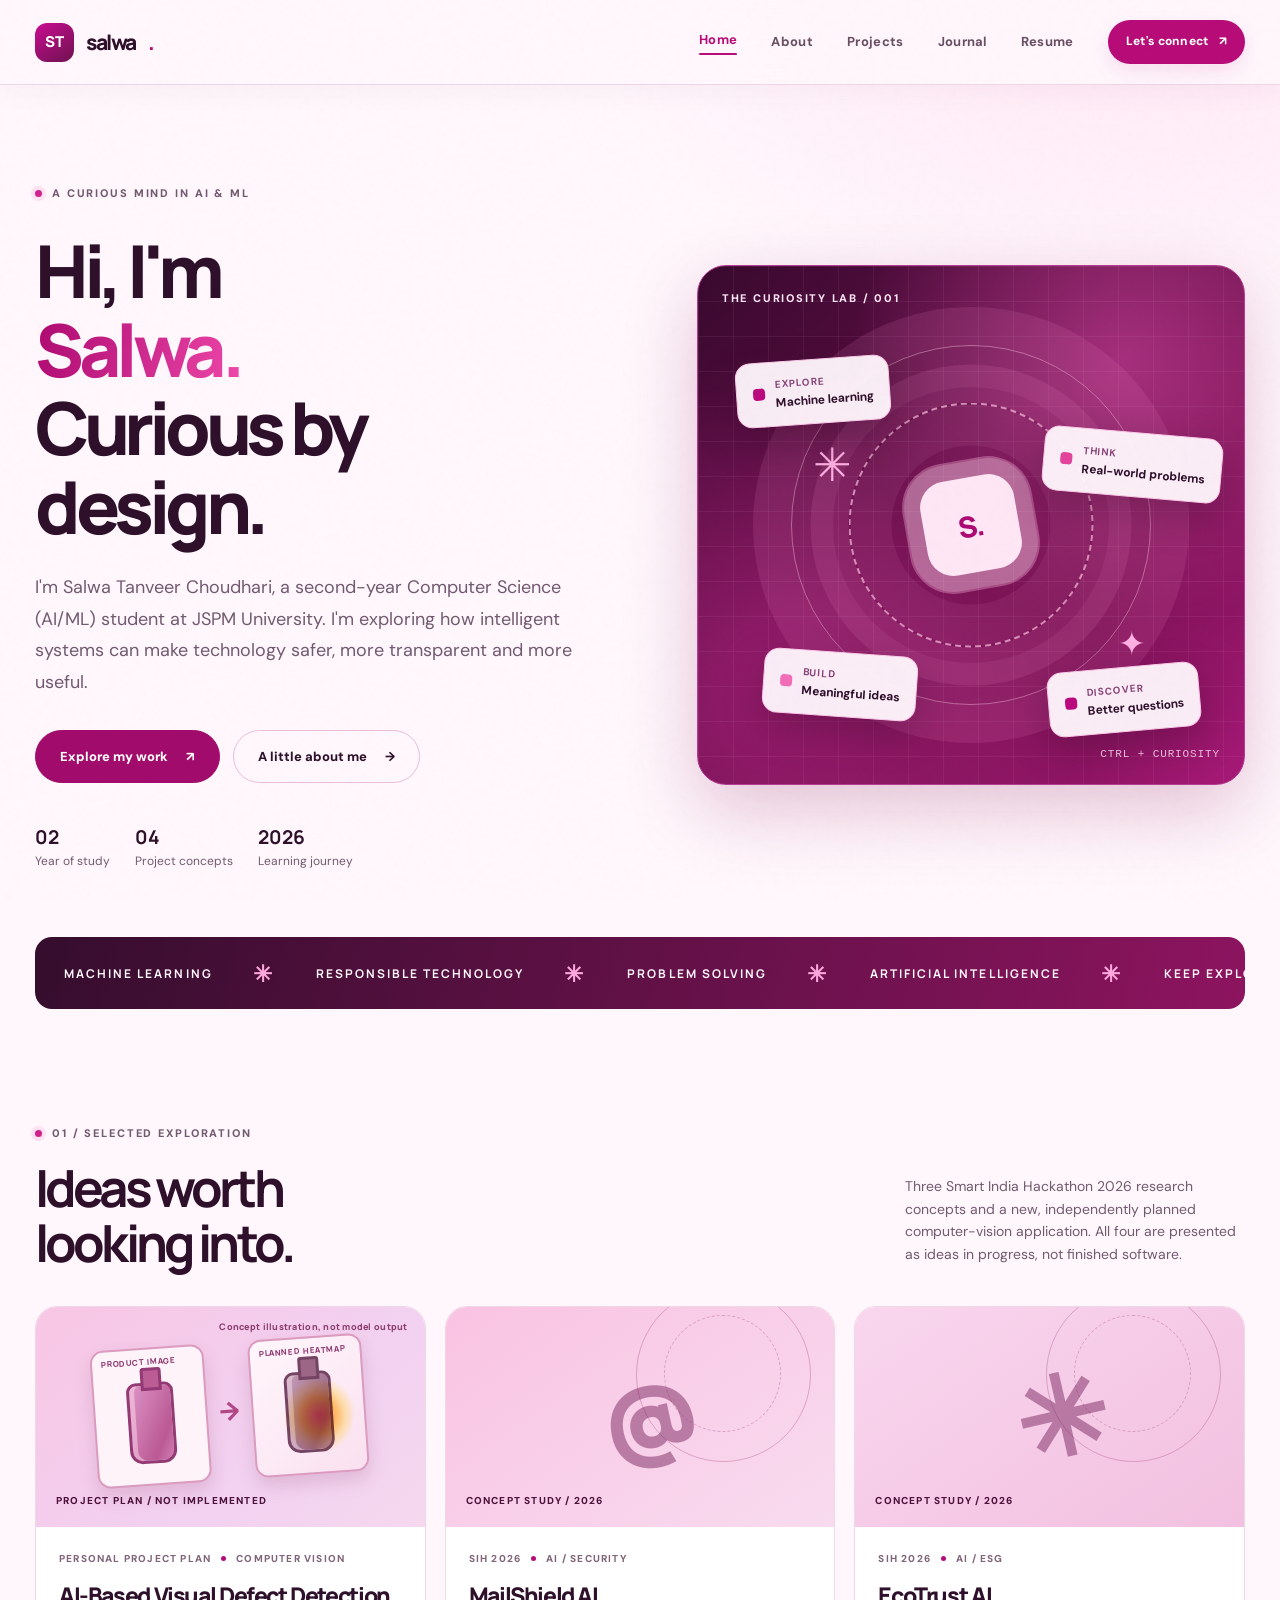
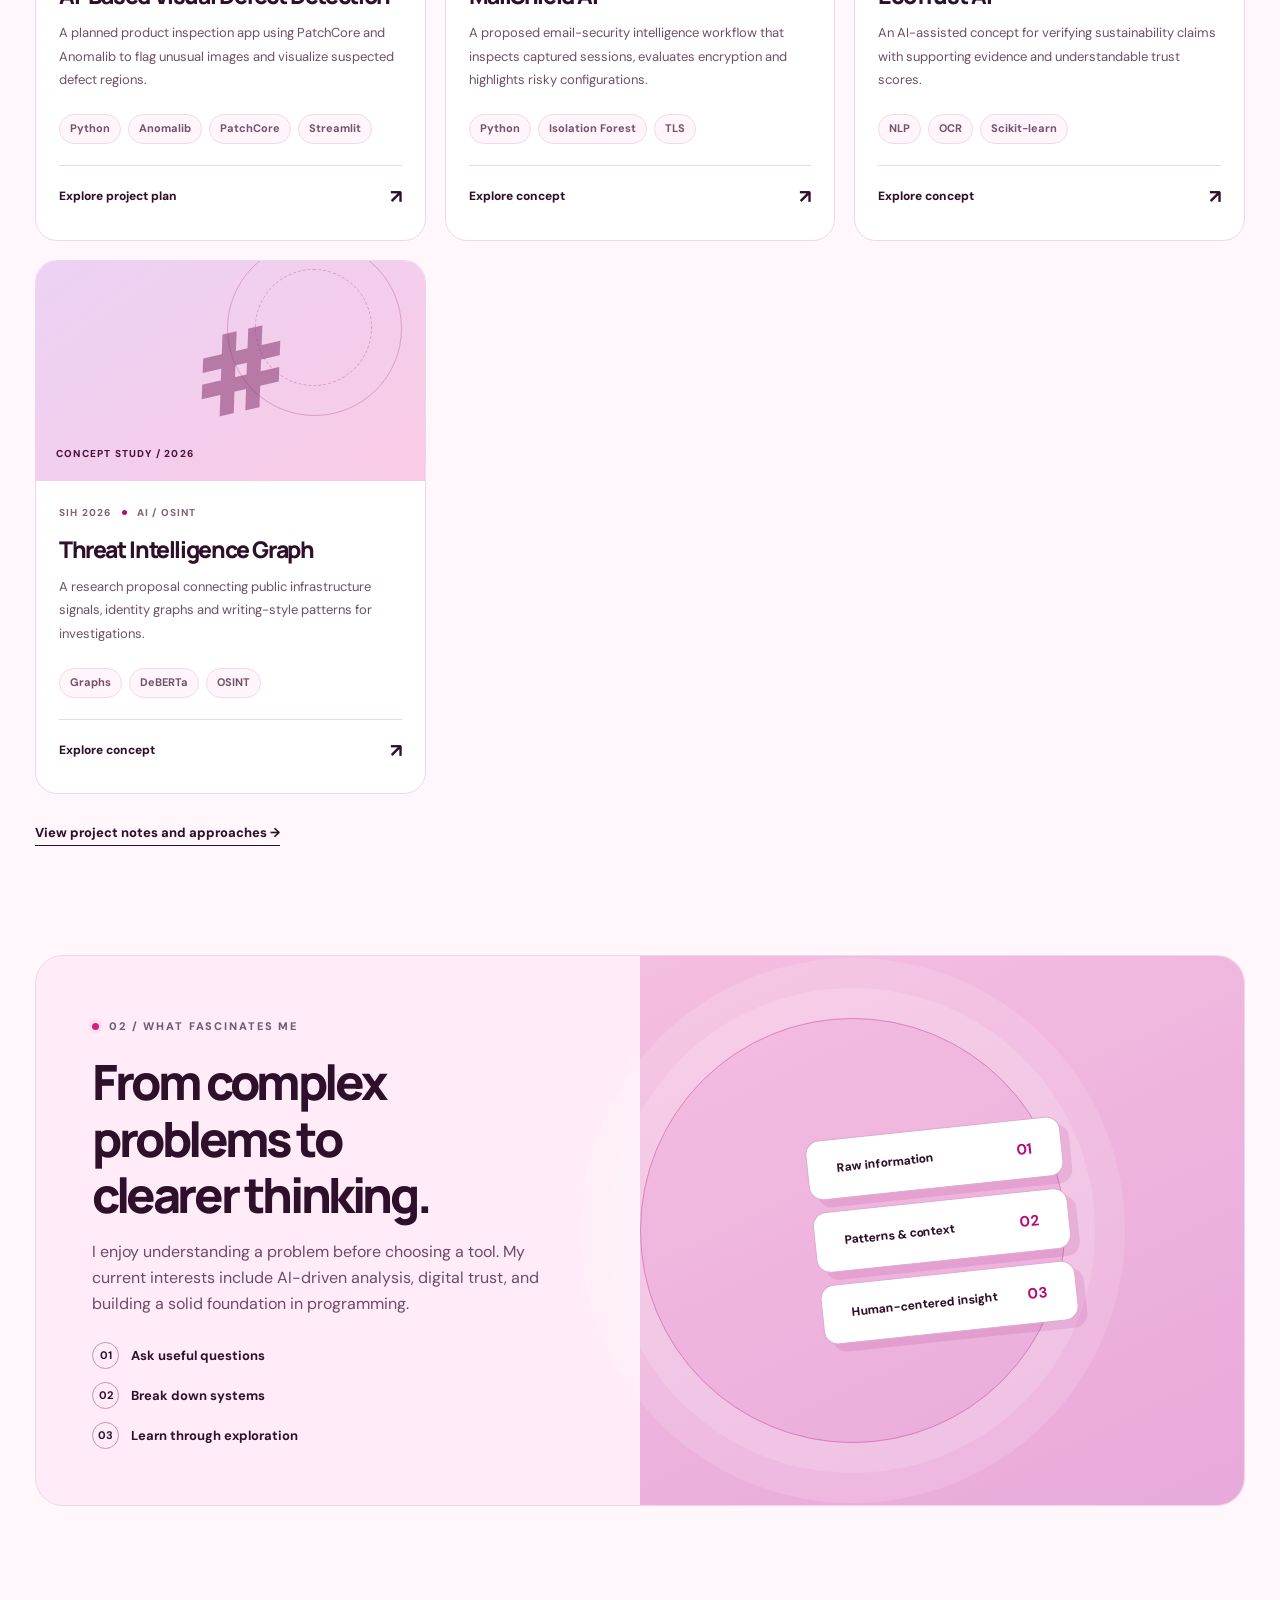
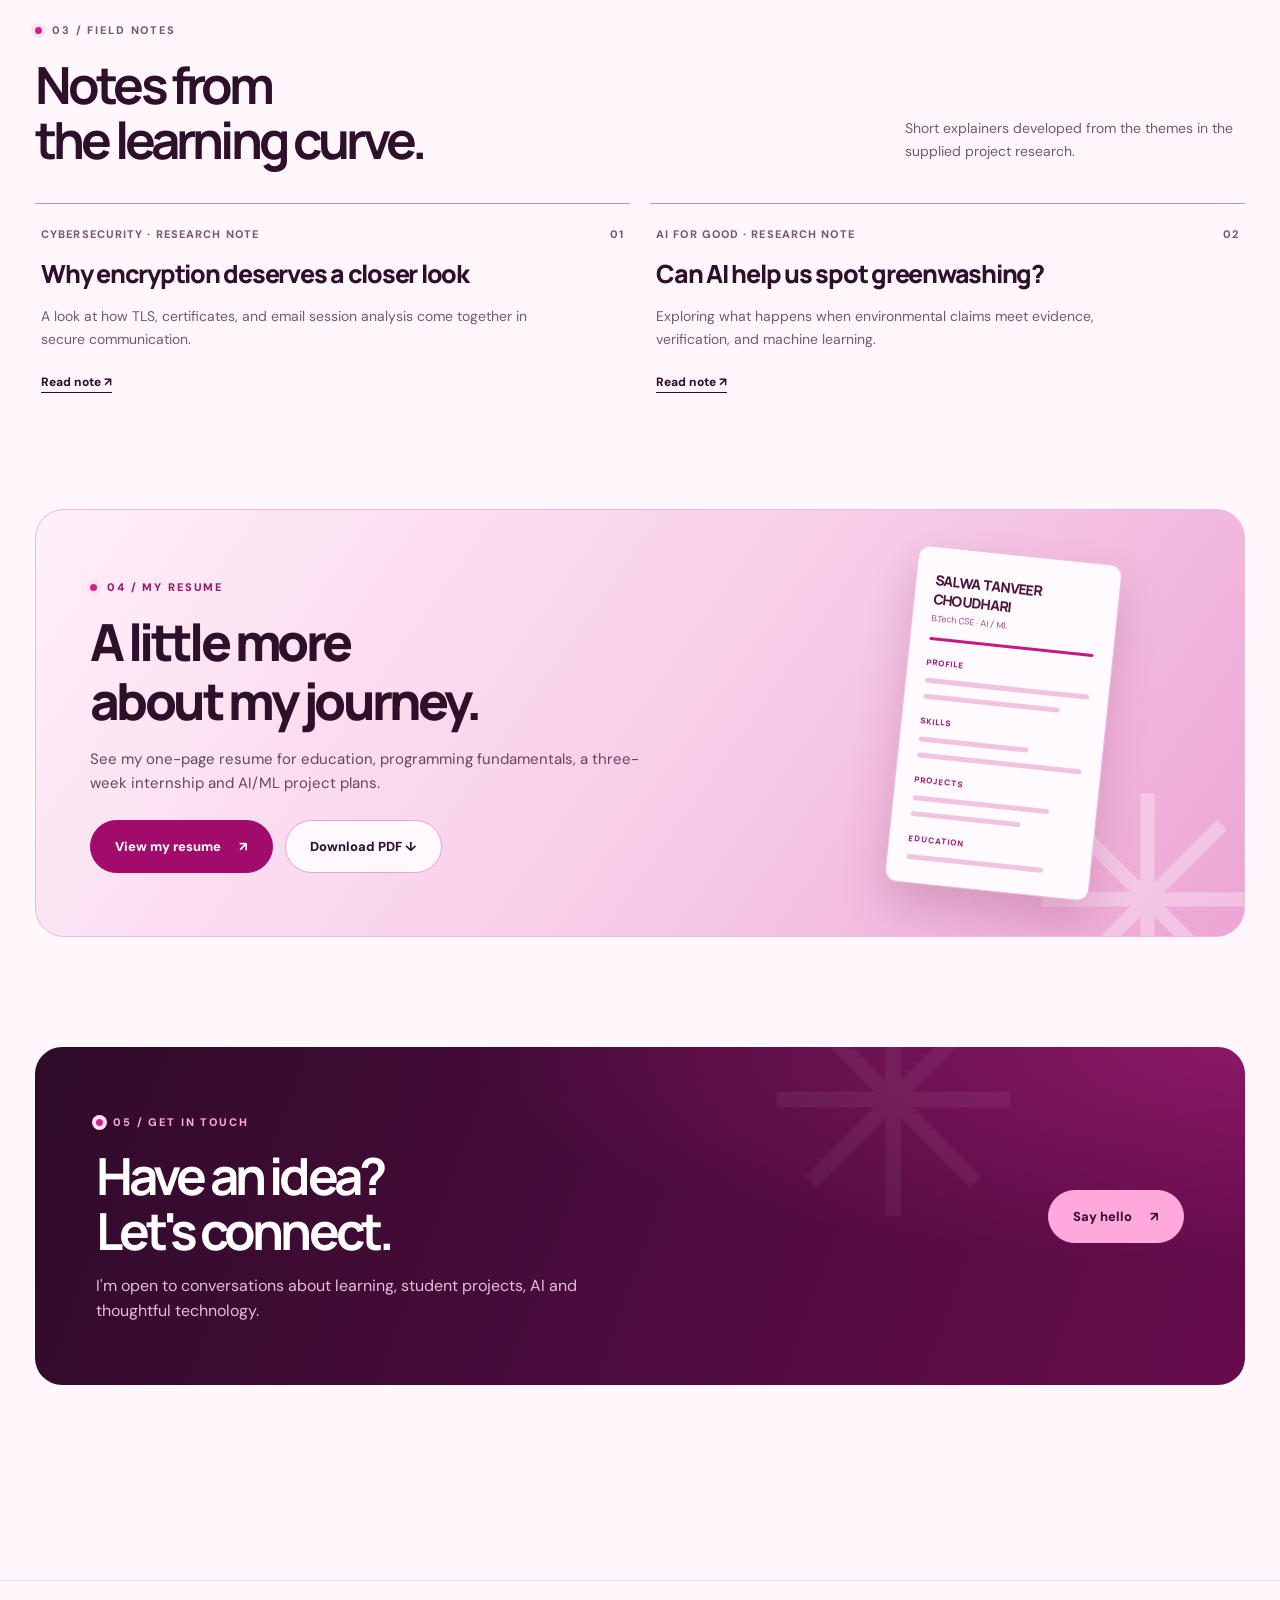
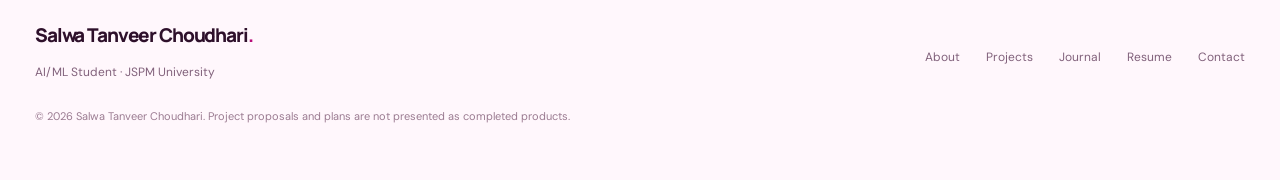
<file: index.html>
<!doctype html>
<html lang="en"><head><meta charset="utf-8"><meta name="viewport" content="width=device-width,initial-scale=1"><meta name="theme-color" content="#fff7fc"><meta name="description" content="AI and ML student portfolio of Salwa Tanveer Choudhari at JSPM University."><title>Home | Salwa Tanveer Choudhari</title><link rel="icon" href="assets/favicon.svg" type="image/svg+xml"><link rel="stylesheet" href="assets/css/style.css"></head>
<body><a class="skip" href="#main">Skip to content</a>
<header class="site-header"><nav class="container navbar" aria-label="Main navigation"><a href="index.html" class="brand" aria-label="Salwa's portfolio home"><span class="brand-mark">ST</span>salwa<span style="color:var(--accent)">.</span></a><button type="button" class="mobile-toggle" aria-label="Toggle navigation" aria-controls="navlinks" aria-expanded="false" data-nav-toggle><span></span><span></span><span></span></button><div class="navlinks" id="navlinks" data-nav><a href="index.html" class="active" aria-current="page">Home</a><a href="about.html">About</a><a href="projects.html">Projects</a><a href="blogs.html">Journal</a><a href="resume.html">Resume</a><a class="nav-cta" href="contact.html">Let's connect <span aria-hidden="true">↗</span></a></div></nav></header>
<main id="main">
<section class="container hero"><div class="hero-copy"><span class="eyebrow">A curious mind in AI &amp; ML</span><h1>Hi, I'm<br><em>Salwa.</em><br>Curious by<br>design.</h1><p class="hero-lead">I'm Salwa Tanveer Choudhari, a second-year Computer Science (AI/ML) student at JSPM University. I'm exploring how intelligent systems can make technology safer, more transparent and more useful.</p><div class="hero-actions"><a class="btn" href="projects.html">Explore my work <span aria-hidden="true">↗</span></a><a class="btn btn-ghost" href="about.html">A little about me <span aria-hidden="true">→</span></a></div><div class="hero-meta"><div><strong>02</strong><span>Year of study</span></div><div><strong>04</strong><span>Project concepts</span></div><div><strong>2026</strong><span>Learning journey</span></div></div></div>
<div class="hero-art" role="img" aria-label="Abstract neural-network inspired illustration with floating nodes representing AI, data, and ideas"><div class="art-grid"></div><div class="art-label">The curiosity lab / 001</div><div class="orb"></div><div class="orb two"></div><div class="orb three">S.</div><span class="art-spark spark1" aria-hidden="true">✳</span><span class="art-spark spark2" aria-hidden="true">✦</span><div class="art-bubble bubble-a"><span class="node"></span><span><b>Explore</b><br>Machine learning</span></div><div class="art-bubble bubble-b"><span class="node coral"></span><span><b>Think</b><br>Real-world problems</span></div><div class="art-bubble bubble-c"><span class="node lime"></span><span><b>Build</b><br>Meaningful ideas</span></div><div class="art-bubble bubble-d"><span class="node"></span><span><b>Discover</b><br>Better questions</span></div><div class="art-corner">CTRL + CURIOSITY</div></div></section>
<div class="container"><div class="ticker-wrap"><div class="ticker"><span>Machine learning</span><span class="star">✳</span><span>Responsible technology</span><span class="star">✳</span><span>Problem solving</span><span class="star">✳</span><span>Artificial intelligence</span><span class="star">✳</span><span>Keep exploring ↗</span></div></div></div>
<section class="container section" id="work"><div class="section-heading reveal"><div><span class="eyebrow">01 / Selected exploration</span><h2>Ideas worth<br>looking into.</h2></div><p>Three Smart India Hackathon 2026 research concepts and a new, independently planned computer-vision application. All four are presented as ideas in progress, not finished software.</p></div><div class="project-grid"><a class="project-card reveal" href="projects.html#visual-defect" aria-label="Read AI-based visual defect detection project plan"><div class="project-visual visual-vision"><div class="visual-inspection" aria-hidden="true"><div class="inspection-frame"><span>PRODUCT IMAGE</span><div class="bottle-shape"></div></div><span class="inspection-arrow">→</span><div class="inspection-frame heat"><span>PLANNED HEATMAP</span><div class="bottle-shape"></div><div class="heat-spot"></div></div></div><div class="visual-disclaimer">Concept illustration, not model output</div></div><div class="project-info"><div class="meta-row"><span>Personal project plan</span><span class="dot"></span><span>Computer Vision</span></div><h3>AI-Based Visual Defect Detection</h3><p>A planned product inspection app using PatchCore and Anomalib to flag unusual images and visualize suspected defect regions.</p><div class="tag-row"><span class="tag">Python</span><span class="tag">Anomalib</span><span class="tag">PatchCore</span><span class="tag">Streamlit</span></div><div class="card-foot"><span>Explore project plan</span><i aria-hidden="true">↗</i></div></div></a><a class="project-card reveal" href="projects.html#mailshield" aria-label="Read MailShield AI project study"><div class="project-visual visual-mail"><div class="poster-graphic"></div><div class="poster-icon" aria-hidden="true">@</div></div><div class="project-info"><div class="meta-row"><span>SIH 2026</span><span class="dot"></span><span>AI / Security</span></div><h3>MailShield AI</h3><p>A proposed email-security intelligence workflow that inspects captured sessions, evaluates encryption and highlights risky configurations.</p><div class="tag-row"><span class="tag">Python</span><span class="tag">Isolation Forest</span><span class="tag">TLS</span></div><div class="card-foot"><span>Explore concept</span><i aria-hidden="true">↗</i></div></div></a><a class="project-card reveal" href="projects.html#ecotrust" aria-label="Read EcoTrust AI project study"><div class="project-visual visual-eco"><div class="poster-graphic"></div><div class="poster-icon" aria-hidden="true">✳</div></div><div class="project-info"><div class="meta-row"><span>SIH 2026</span><span class="dot"></span><span>AI / ESG</span></div><h3>EcoTrust AI</h3><p>An AI-assisted concept for verifying sustainability claims with supporting evidence and understandable trust scores.</p><div class="tag-row"><span class="tag">NLP</span><span class="tag">OCR</span><span class="tag">Scikit-learn</span></div><div class="card-foot"><span>Explore concept</span><i aria-hidden="true">↗</i></div></div></a><a class="project-card reveal" href="projects.html#darkweb" aria-label="Read Threat Intelligence Graph project study"><div class="project-visual visual-osint"><div class="poster-graphic"></div><div class="poster-icon" aria-hidden="true">#</div></div><div class="project-info"><div class="meta-row"><span>SIH 2026</span><span class="dot"></span><span>AI / OSINT</span></div><h3>Threat Intelligence Graph</h3><p>A research proposal connecting public infrastructure signals, identity graphs and writing-style patterns for investigations.</p><div class="tag-row"><span class="tag">Graphs</span><span class="tag">DeBERTa</span><span class="tag">OSINT</span></div><div class="card-foot"><span>Explore concept</span><i aria-hidden="true">↗</i></div></div></a></div><div style="margin-top:25px"><a class="text-link" href="projects.html">View project notes and approaches →</a></div></section>
<section class="container section"><div class="feature reveal"><div class="feature-copy"><span class="eyebrow">02 / What fascinates me</span><h2>From complex<br>problems to<br>clearer thinking.</h2><p>I enjoy understanding a problem before choosing a tool. My current interests include AI-driven analysis, digital trust, and building a solid foundation in programming.</p><div class="mini-steps"><div class="mini-step"><span>01</span> Ask useful questions</div><div class="mini-step"><span>02</span> Break down systems</div><div class="mini-step"><span>03</span> Learn through exploration</div></div></div><div class="feature-visual" aria-hidden="true"><div class="flow-stack"><span>Raw information <b>01</b></span><span>Patterns &amp; context <b>02</b></span><span>Human-centered insight <b>03</b></span></div></div></div></section>
<section class="container section"><div class="section-heading"><div><span class="eyebrow">03 / Field notes</span><h2>Notes from<br>the learning curve.</h2></div><p>Short explainers developed from the themes in the supplied project research.</p></div><div class="note-grid"><article class="note-card reveal"><div class="note-top"><span>Cybersecurity · Research note</span><span>01</span></div><h3>Why encryption deserves a closer look</h3><p>A look at how TLS, certificates, and email session analysis come together in secure communication.</p><a href="blogs.html#email-note">Read note ↗</a></article><article class="note-card reveal"><div class="note-top"><span>AI for good · Research note</span><span>02</span></div><h3>Can AI help us spot greenwashing?</h3><p>Exploring what happens when environmental claims meet evidence, verification, and machine learning.</p><a href="blogs.html#eco-note">Read note ↗</a></article></div></section>
<section class="container section" aria-label="Resume preview"><div class="resume-teaser reveal"><div><span class="eyebrow">04 / My resume</span><h2>A little more<br>about my journey.</h2><p>See my one-page resume for education, programming fundamentals, a three-week internship and AI/ML project plans.</p><div class="resume-actions"><a class="btn" href="resume.html">View my resume <span aria-hidden="true">↗</span></a><a class="btn btn-ghost" href="assets/resume/Salwa_Tanveer_Choudhari_Resume.pdf" download>Download PDF ↓</a></div></div><div class="resume-art" aria-hidden="true"><div class="resume-sheet"><span class="sheet-name">SALWA TANVEER CHOUDHARI</span><span class="sheet-sub">B.Tech CSE · AI / ML</span><span class="sheet-divider"></span><span class="sheet-label">PROFILE</span><span class="sheet-bar"></span><span class="sheet-bar mid"></span><span class="sheet-label">SKILLS</span><span class="sheet-bar short"></span><span class="sheet-bar"></span><span class="sheet-label">PROJECTS</span><span class="sheet-bar mid"></span><span class="sheet-bar short"></span><span class="sheet-label">EDUCATION</span><span class="sheet-bar mid"></span></div></div></div></section>
<section class="container section"><div class="callout reveal"><div><span class="eyebrow" style="color:var(--lime)">05 / Get in touch</span><h2>Have an idea?<br>Let's connect.</h2><p>I'm open to conversations about learning, student projects, AI and thoughtful technology.</p></div><a class="btn btn-lime" href="contact.html">Say hello <span aria-hidden="true">↗</span></a></div></section></main>
<footer class="footer"><div class="container"><div class="foot-row"><div><div class="foot-brand">Salwa Tanveer Choudhari<span style="color:var(--accent)">.</span></div><p>AI/ML Student · JSPM University</p></div><div class="foot-links"><a href="about.html">About</a><a href="projects.html">Projects</a><a href="blogs.html">Journal</a><a href="resume.html">Resume</a><a href="contact.html">Contact</a></div></div><p class="foot-note">© 2026 Salwa Tanveer Choudhari. Project proposals and plans are not presented as completed products.</p></div></footer>
<script src="assets/js/app.js" defer></script></body></html>
</file>
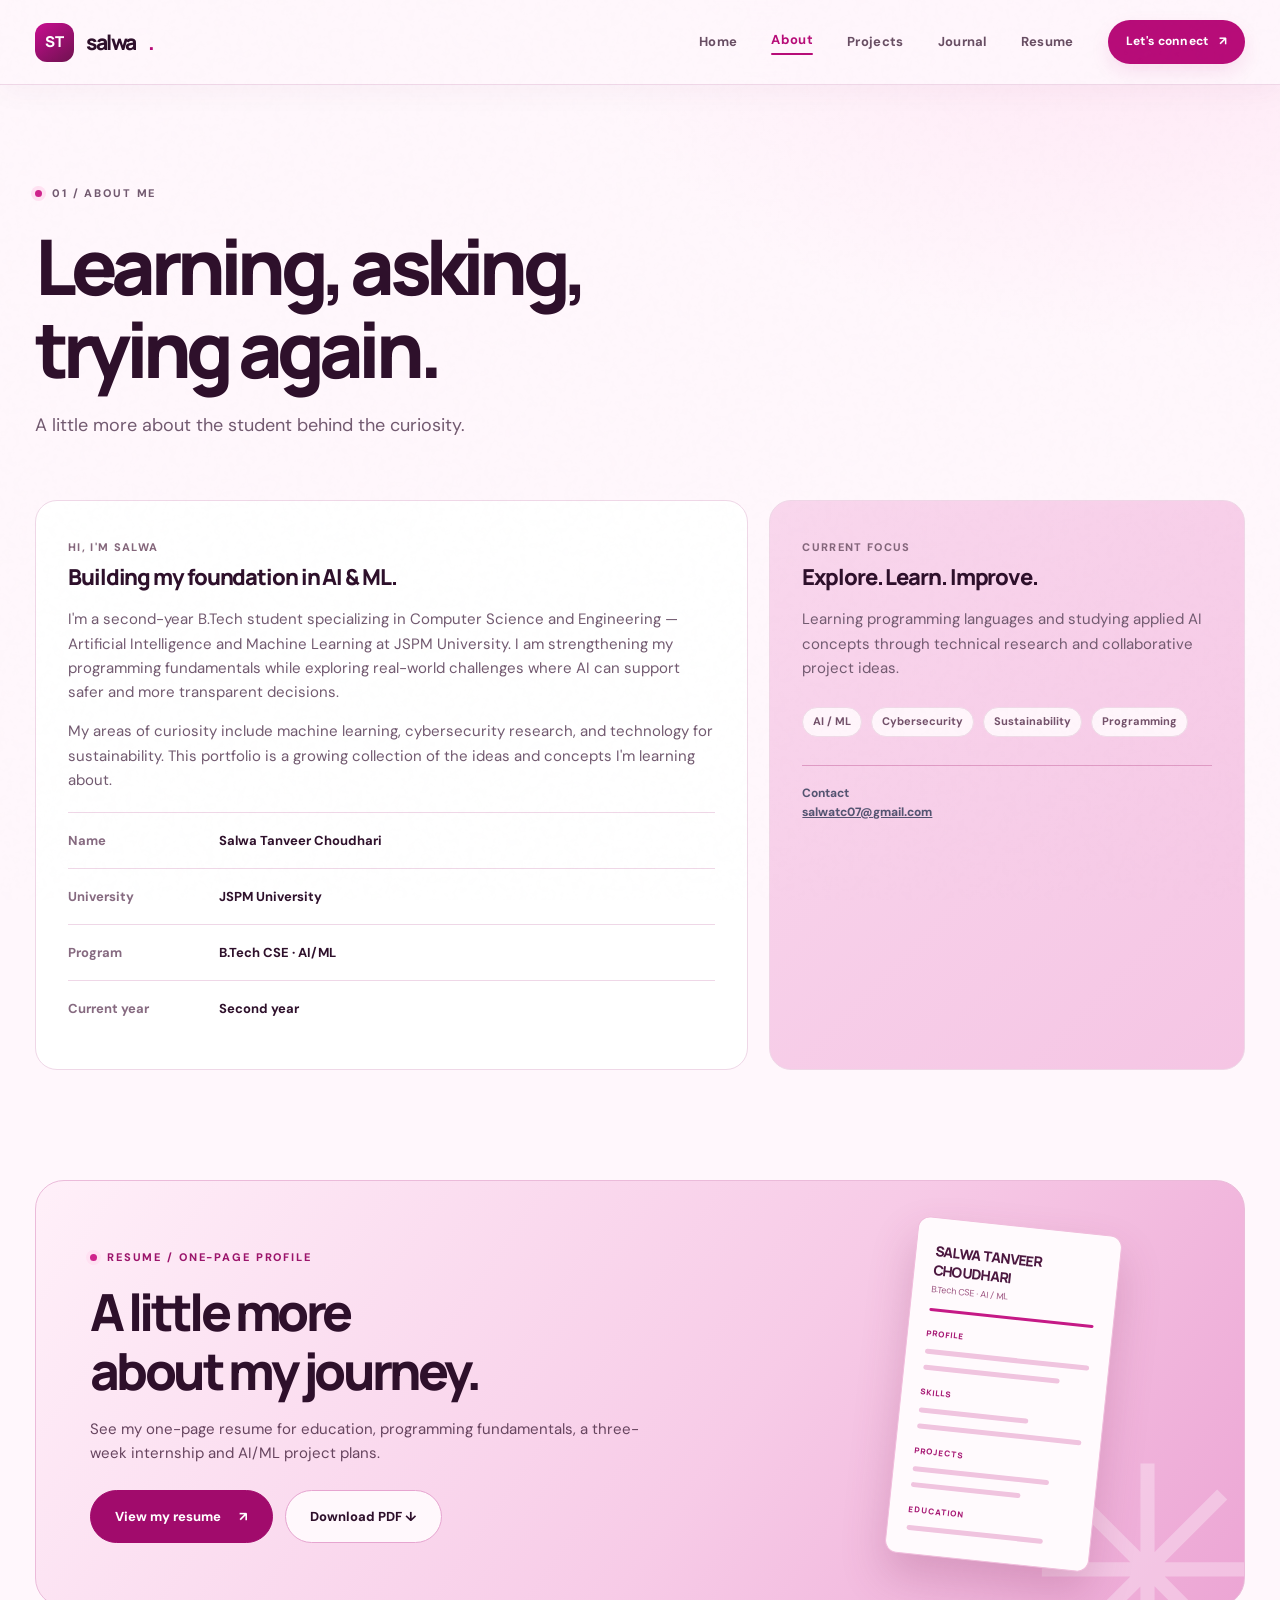
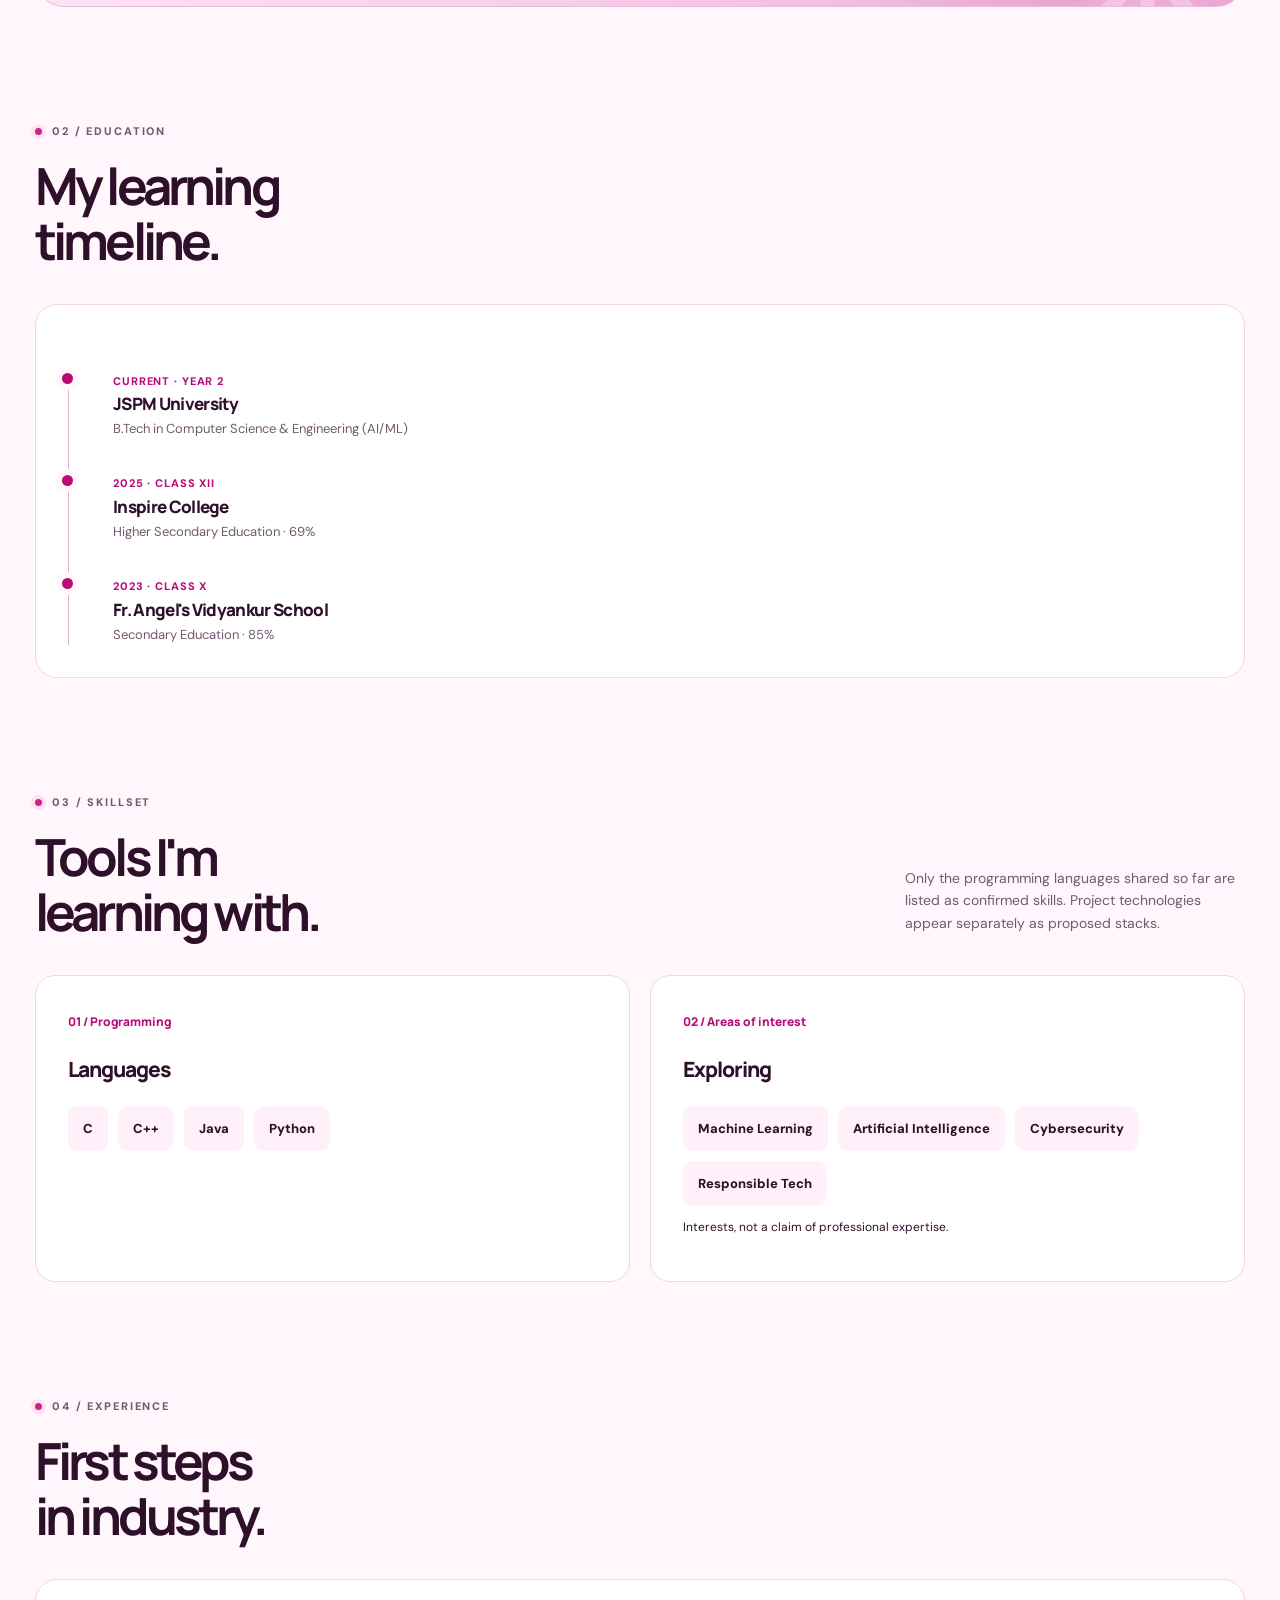
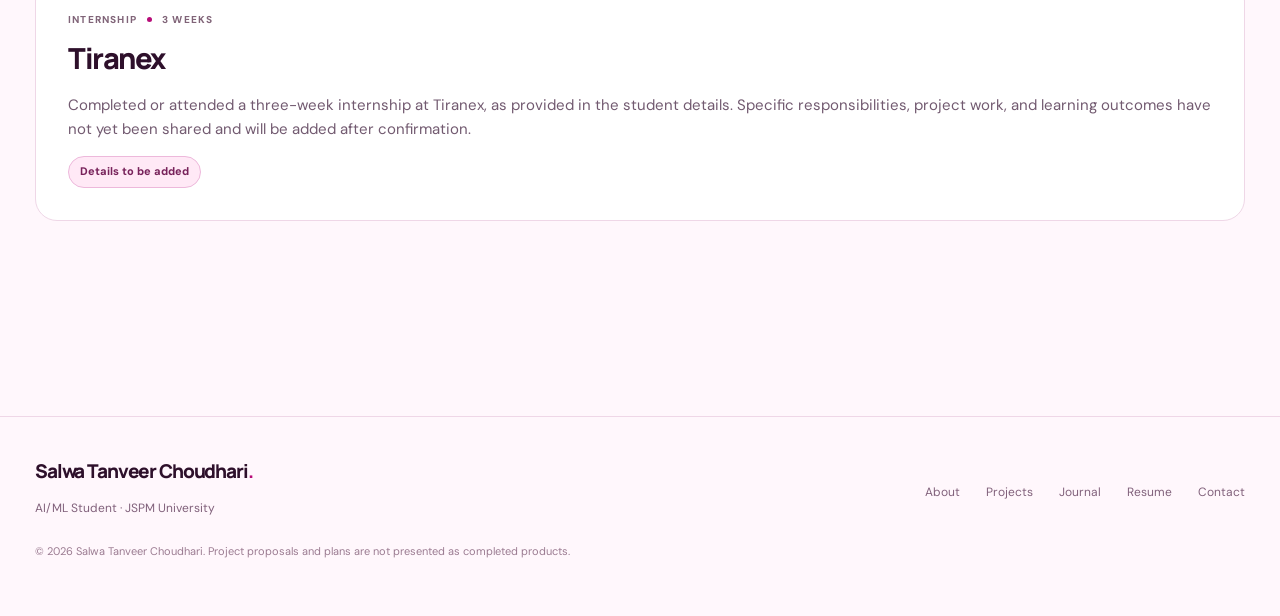
<file: about.html>
<!doctype html>
<html lang="en"><head><meta charset="utf-8"><meta name="viewport" content="width=device-width,initial-scale=1"><meta name="theme-color" content="#fff7fc"><meta name="description" content="Education, programming skills and internship details for Salwa Tanveer Choudhari."><title>About | Salwa Tanveer Choudhari</title><link rel="icon" href="assets/favicon.svg" type="image/svg+xml"><link rel="stylesheet" href="assets/css/style.css"></head>
<body><a class="skip" href="#main">Skip to content</a>
<header class="site-header"><nav class="container navbar" aria-label="Main navigation"><a href="index.html" class="brand" aria-label="Salwa's portfolio home"><span class="brand-mark">ST</span>salwa<span style="color:var(--accent)">.</span></a><button type="button" class="mobile-toggle" aria-label="Toggle navigation" aria-controls="navlinks" aria-expanded="false" data-nav-toggle><span></span><span></span><span></span></button><div class="navlinks" id="navlinks" data-nav><a href="index.html">Home</a><a href="about.html" class="active" aria-current="page">About</a><a href="projects.html">Projects</a><a href="blogs.html">Journal</a><a href="resume.html">Resume</a><a class="nav-cta" href="contact.html">Let's connect <span aria-hidden="true">↗</span></a></div></nav></header>
<main id="main"><div class="container page-intro"><span class="eyebrow">01 / About me</span><h1>Learning, asking,<br>trying again.</h1><p>A little more about the student behind the curiosity.</p></div>
<section class="container section" style="padding-top:25px"><div class="info-grid"><div class="panel reveal"><span class="micro-label">Hi, I'm Salwa</span><h2>Building my foundation in AI &amp; ML.</h2><p>I'm a second-year B.Tech student specializing in Computer Science and Engineering — Artificial Intelligence and Machine Learning at JSPM University. I am strengthening my programming fundamentals while exploring real-world challenges where AI can support safer and more transparent decisions.</p><p>My areas of curiosity include machine learning, cybersecurity research, and technology for sustainability. This portfolio is a growing collection of the ideas and concepts I'm learning about.</p><div class="info-lines"><div class="info-line"><b>Name</b><span>Salwa Tanveer Choudhari</span></div><div class="info-line"><b>University</b><span>JSPM University</span></div><div class="info-line"><b>Program</b><span>B.Tech CSE · AI/ML</span></div><div class="info-line"><b>Current year</b><span>Second year</span></div></div></div><div class="panel tint reveal"><span class="micro-label">Current focus</span><h2>Explore. Learn. Improve.</h2><p>Learning programming languages and studying applied AI concepts through technical research and collaborative project ideas.</p><div style="margin:27px 0 0;display:flex;gap:9px;flex-wrap:wrap"><span class="tag">AI / ML</span><span class="tag">Cybersecurity</span><span class="tag">Sustainability</span><span class="tag">Programming</span></div><div style="border-top:1px solid #bcb5eb;margin-top:28px;padding-top:18px;font-size:12px;color:#545471"><b>Contact</b><br><a href="mailto:salwatc07@gmail.com" style="font-weight:800;text-decoration:underline;overflow-wrap:anywhere">salwatc07@gmail.com</a></div></div></div></section>
<section class="container section" aria-label="Resume preview"><div class="resume-teaser reveal"><div><span class="eyebrow">Resume / One-page profile</span><h2>A little more<br>about my journey.</h2><p>See my one-page resume for education, programming fundamentals, a three-week internship and AI/ML project plans.</p><div class="resume-actions"><a class="btn" href="resume.html">View my resume <span aria-hidden="true">↗</span></a><a class="btn btn-ghost" href="assets/resume/Salwa_Tanveer_Choudhari_Resume.pdf" download>Download PDF ↓</a></div></div><div class="resume-art" aria-hidden="true"><div class="resume-sheet"><span class="sheet-name">SALWA TANVEER CHOUDHARI</span><span class="sheet-sub">B.Tech CSE · AI / ML</span><span class="sheet-divider"></span><span class="sheet-label">PROFILE</span><span class="sheet-bar"></span><span class="sheet-bar mid"></span><span class="sheet-label">SKILLS</span><span class="sheet-bar short"></span><span class="sheet-bar"></span><span class="sheet-label">PROJECTS</span><span class="sheet-bar mid"></span><span class="sheet-bar short"></span><span class="sheet-label">EDUCATION</span><span class="sheet-bar mid"></span></div></div></div></section>
<section class="container section"><div class="section-heading"><div><span class="eyebrow">02 / Education</span><h2>My learning<br>timeline.</h2></div></div><div class="panel reveal"><div class="timeline"><div class="timeline-item"><small>CURRENT · YEAR 2</small><br><b>JSPM University</b><div>B.Tech in Computer Science &amp; Engineering (AI/ML)</div></div><div class="timeline-item"><small>2025 · CLASS XII</small><br><b>Inspire College</b><div>Higher Secondary Education · 69%</div></div><div class="timeline-item" style="padding-bottom:0"><small>2023 · CLASS X</small><br><b>Fr. Angel's Vidyankur School</b><div>Secondary Education · 85%</div></div></div></div></section>
<section class="container section"><div class="section-heading"><div><span class="eyebrow">03 / Skillset</span><h2>Tools I'm<br>learning with.</h2></div><p>Only the programming languages shared so far are listed as confirmed skills. Project technologies appear separately as proposed stacks.</p></div><div class="skills-layout"><div class="skill-tile reveal"><span class="skill-count">01 / Programming</span><h3>Languages</h3><div class="skill-tags"><span>C</span><span>C++</span><span>Java</span><span>Python</span></div></div><div class="skill-tile reveal"><span class="skill-count">02 / Areas of interest</span><h3>Exploring</h3><div class="skill-tags"><span>Machine Learning</span><span>Artificial Intelligence</span><span>Cybersecurity</span><span>Responsible Tech</span></div><p style="font-size:12px">Interests, not a claim of professional expertise.</p></div></div></section>
<section class="container section"><div class="section-heading"><div><span class="eyebrow">04 / Experience</span><h2>First steps<br>in industry.</h2></div></div><div class="panel reveal"><div class="meta-row"><span>Internship</span><span class="dot"></span><span>3 weeks</span></div><h2 style="font-size:29px;margin-top:13px">Tiranex</h2><p>Completed or attended a three-week internship at Tiranex, as provided in the student details. Specific responsibilities, project work, and learning outcomes have not yet been shared and will be added after confirmation.</p><span class="label-pill">Details to be added</span></div></section></main>
<footer class="footer"><div class="container"><div class="foot-row"><div><div class="foot-brand">Salwa Tanveer Choudhari<span style="color:var(--accent)">.</span></div><p>AI/ML Student · JSPM University</p></div><div class="foot-links"><a href="about.html">About</a><a href="projects.html">Projects</a><a href="blogs.html">Journal</a><a href="resume.html">Resume</a><a href="contact.html">Contact</a></div></div><p class="foot-note">© 2026 Salwa Tanveer Choudhari. Project proposals and plans are not presented as completed products.</p></div></footer>
<script src="assets/js/app.js" defer></script></body></html>
</file>
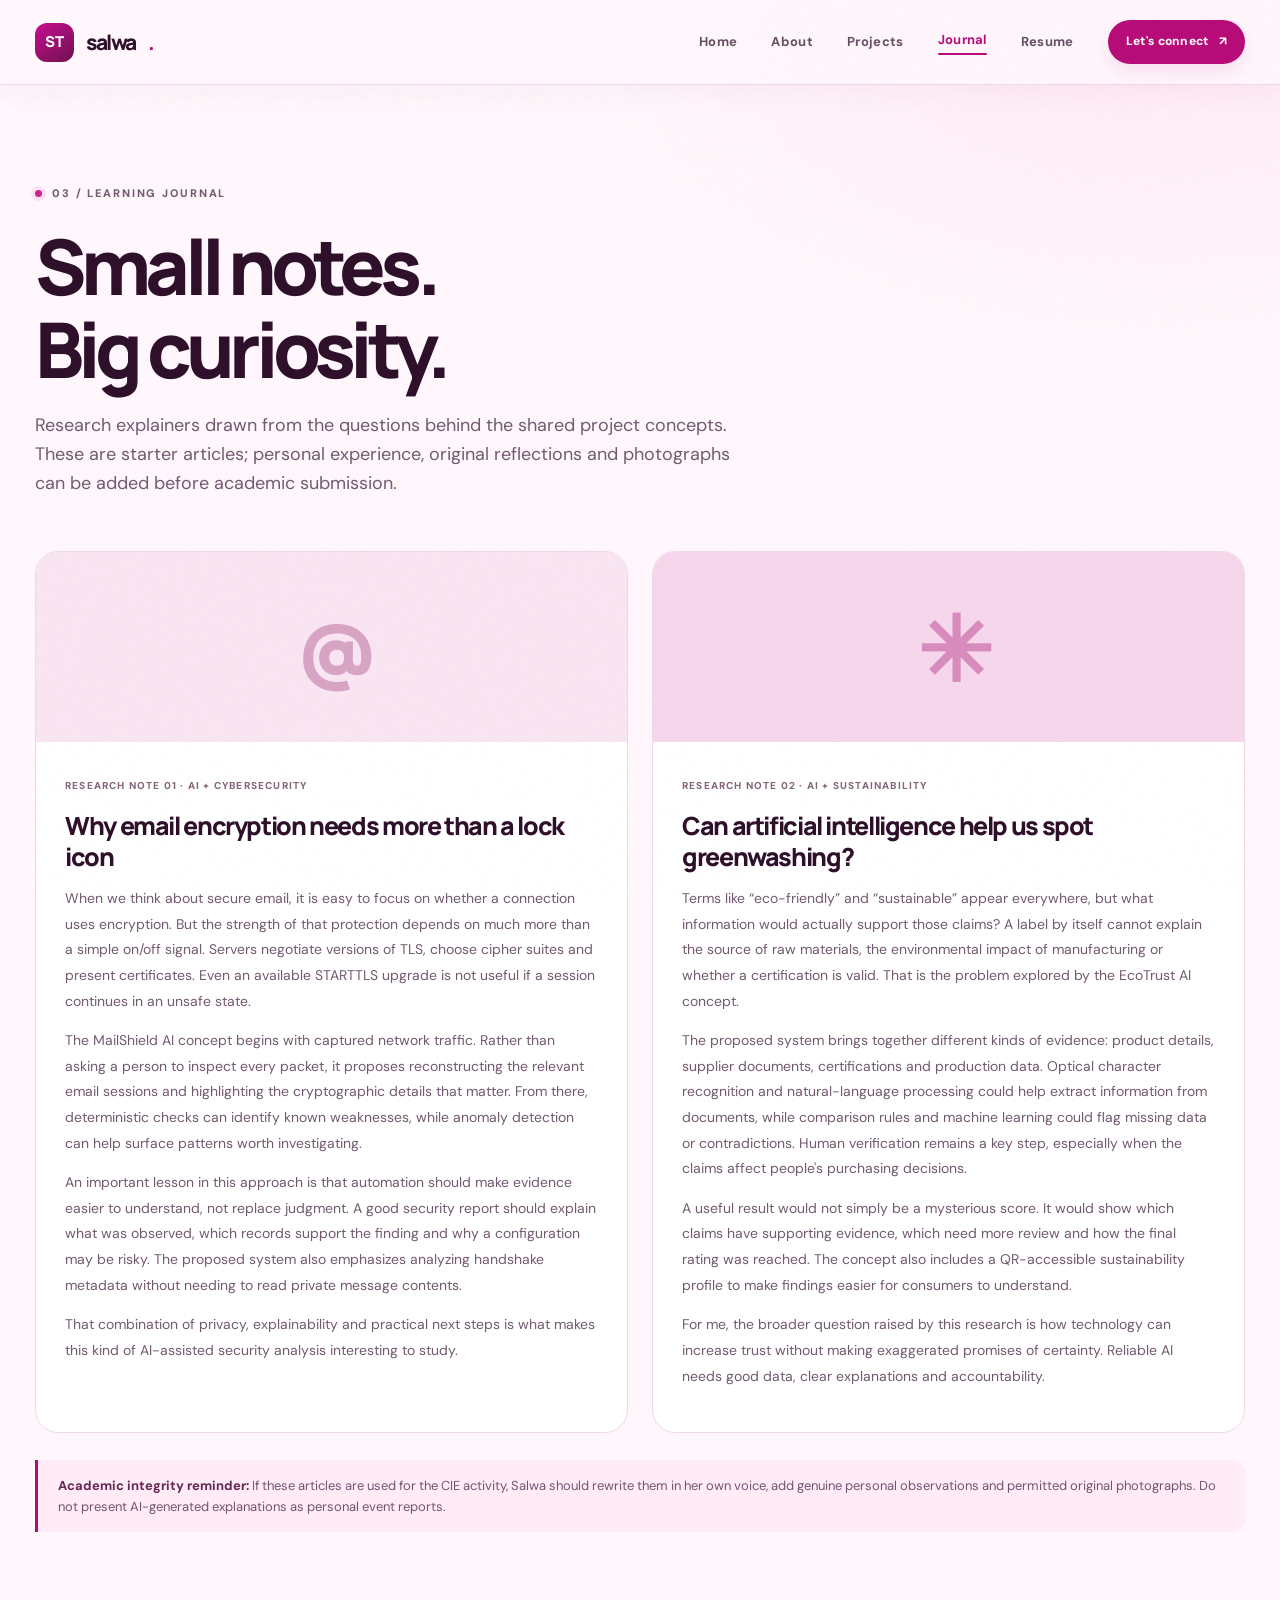
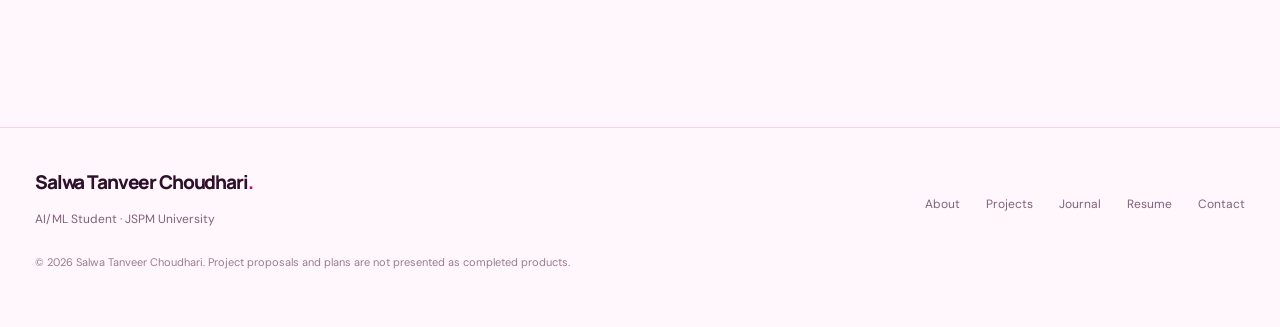
<file: blogs.html>
<!doctype html>
<html lang="en"><head><meta charset="utf-8"><meta name="viewport" content="width=device-width,initial-scale=1"><meta name="theme-color" content="#fff7fc"><meta name="description" content="Research notes about email security and AI-driven sustainability verification."><title>Learning Journal | Salwa Tanveer Choudhari</title><link rel="icon" href="assets/favicon.svg" type="image/svg+xml"><link rel="stylesheet" href="assets/css/style.css"></head>
<body><a class="skip" href="#main">Skip to content</a>
<header class="site-header"><nav class="container navbar" aria-label="Main navigation"><a href="index.html" class="brand" aria-label="Salwa's portfolio home"><span class="brand-mark">ST</span>salwa<span style="color:var(--accent)">.</span></a><button type="button" class="mobile-toggle" aria-label="Toggle navigation" aria-controls="navlinks" aria-expanded="false" data-nav-toggle><span></span><span></span><span></span></button><div class="navlinks" id="navlinks" data-nav><a href="index.html">Home</a><a href="about.html">About</a><a href="projects.html">Projects</a><a href="blogs.html" class="active" aria-current="page">Journal</a><a href="resume.html">Resume</a><a class="nav-cta" href="contact.html">Let's connect <span aria-hidden="true">↗</span></a></div></nav></header>
<main id="main"><div class="container page-intro"><span class="eyebrow">03 / Learning journal</span><h1>Small notes.<br>Big curiosity.</h1><p>Research explainers drawn from the questions behind the shared project concepts. These are starter articles; personal experience, original reflections and photographs can be added before academic submission.</p></div><section class="container section" style="padding-top:18px"><div class="journal-grid"><article class="journal-article reveal" id="email-note"><div class="journal-art" aria-hidden="true">@</div><div class="journal-copy"><span class="micro-label">Research note 01 · AI + Cybersecurity</span><h2>Why email encryption needs more than a lock icon</h2><p>When we think about secure email, it is easy to focus on whether a connection uses encryption. But the strength of that protection depends on much more than a simple on/off signal. Servers negotiate versions of TLS, choose cipher suites and present certificates. Even an available STARTTLS upgrade is not useful if a session continues in an unsafe state.</p><p>The MailShield AI concept begins with captured network traffic. Rather than asking a person to inspect every packet, it proposes reconstructing the relevant email sessions and highlighting the cryptographic details that matter. From there, deterministic checks can identify known weaknesses, while anomaly detection can help surface patterns worth investigating.</p><p>An important lesson in this approach is that automation should make evidence easier to understand, not replace judgment. A good security report should explain what was observed, which records support the finding and why a configuration may be risky. The proposed system also emphasizes analyzing handshake metadata without needing to read private message contents.</p><p>That combination of privacy, explainability and practical next steps is what makes this kind of AI-assisted security analysis interesting to study.</p></div></article><article class="journal-article reveal" id="eco-note"><div class="journal-art purple" aria-hidden="true">✳</div><div class="journal-copy"><span class="micro-label">Research note 02 · AI + Sustainability</span><h2>Can artificial intelligence help us spot greenwashing?</h2><p>Terms like “eco-friendly” and “sustainable” appear everywhere, but what information would actually support those claims? A label by itself cannot explain the source of raw materials, the environmental impact of manufacturing or whether a certification is valid. That is the problem explored by the EcoTrust AI concept.</p><p>The proposed system brings together different kinds of evidence: product details, supplier documents, certifications and production data. Optical character recognition and natural-language processing could help extract information from documents, while comparison rules and machine learning could flag missing data or contradictions. Human verification remains a key step, especially when the claims affect people's purchasing decisions.</p><p>A useful result would not simply be a mysterious score. It would show which claims have supporting evidence, which need more review and how the final rating was reached. The concept also includes a QR-accessible sustainability profile to make findings easier for consumers to understand.</p><p>For me, the broader question raised by this research is how technology can increase trust without making exaggerated promises of certainty. Reliable AI needs good data, clear explanations and accountability.</p></div></article></div><div class="notice" style="margin-top:27px"><strong>Academic integrity reminder:</strong> If these articles are used for the CIE activity, Salwa should rewrite them in her own voice, add genuine personal observations and permitted original photographs. Do not present AI-generated explanations as personal event reports.</div></section></main>
<footer class="footer"><div class="container"><div class="foot-row"><div><div class="foot-brand">Salwa Tanveer Choudhari<span style="color:var(--accent)">.</span></div><p>AI/ML Student · JSPM University</p></div><div class="foot-links"><a href="about.html">About</a><a href="projects.html">Projects</a><a href="blogs.html">Journal</a><a href="resume.html">Resume</a><a href="contact.html">Contact</a></div></div><p class="foot-note">© 2026 Salwa Tanveer Choudhari. Project proposals and plans are not presented as completed products.</p></div></footer>
<script src="assets/js/app.js" defer></script></body></html>
</file>
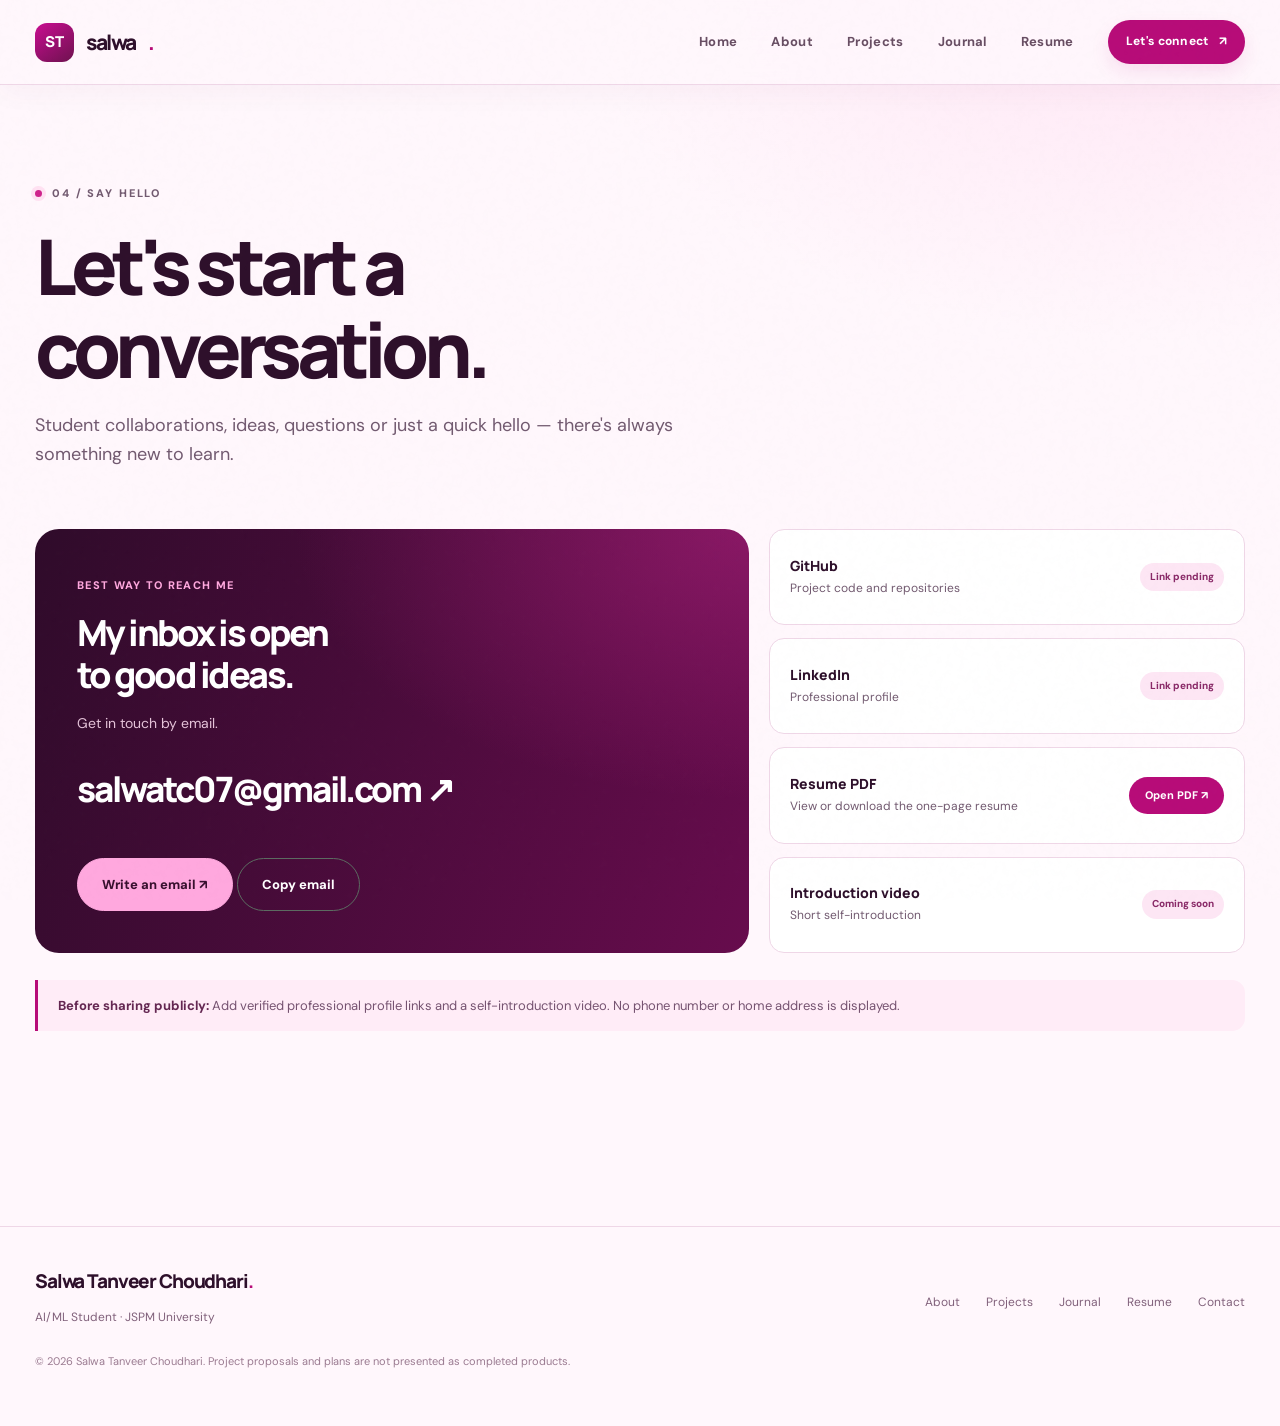
<file: contact.html>
<!doctype html>
<html lang="en"><head><meta charset="utf-8"><meta name="viewport" content="width=device-width,initial-scale=1"><meta name="theme-color" content="#fff7fc"><meta name="description" content="Contact Salwa Tanveer Choudhari via email for AI and ML student projects."><title>Contact | Salwa Tanveer Choudhari</title><link rel="icon" href="assets/favicon.svg" type="image/svg+xml"><link rel="stylesheet" href="assets/css/style.css"></head>
<body><a class="skip" href="#main">Skip to content</a>
<header class="site-header"><nav class="container navbar" aria-label="Main navigation"><a href="index.html" class="brand" aria-label="Salwa's portfolio home"><span class="brand-mark">ST</span>salwa<span style="color:var(--accent)">.</span></a><button type="button" class="mobile-toggle" aria-label="Toggle navigation" aria-controls="navlinks" aria-expanded="false" data-nav-toggle><span></span><span></span><span></span></button><div class="navlinks" id="navlinks" data-nav><a href="index.html">Home</a><a href="about.html">About</a><a href="projects.html">Projects</a><a href="blogs.html">Journal</a><a href="resume.html">Resume</a><a class="nav-cta" href="contact.html">Let's connect <span aria-hidden="true">↗</span></a></div></nav></header>
<main id="main"><div class="container page-intro"><span class="eyebrow">04 / Say hello</span><h1>Let's start a<br>conversation.</h1><p>Student collaborations, ideas, questions or just a quick hello — there's always something new to learn.</p></div><section class="container section" style="padding-top:25px"><div class="connect-grid"><div class="contact-card reveal"><span class="micro-label" style="color:var(--lime)">Best way to reach me</span><h2>My inbox is open<br>to good ideas.</h2><p>Get in touch by email.</p><a class="contact-email" href="mailto:salwatc07@gmail.com">salwatc07@gmail.com ↗</a><a href="mailto:salwatc07@gmail.com" class="btn btn-lime">Write an email ↗</a> <button type="button" class="btn btn-ghost" style="border-color:#5c6b61;color:white;margin-top:10px" data-copy-email>Copy email</button></div><div class="link-stack reveal"><div class="link-box"><div><strong>GitHub</strong><small>Project code and repositories</small></div><span>Link pending</span></div><div class="link-box"><div><strong>LinkedIn</strong><small>Professional profile</small></div><span>Link pending</span></div><div class="link-box"><div><strong>Resume PDF</strong><small>View or download the one-page resume</small></div><a href="assets/resume/Salwa_Tanveer_Choudhari_Resume.pdf" target="_blank" rel="noopener" aria-label="Open Salwa's resume PDF in a new tab">Open PDF ↗</a></div><div class="link-box"><div><strong>Introduction video</strong><small>Short self-introduction</small></div><span>Coming soon</span></div></div></div><div class="notice" style="margin-top:27px"><strong>Before sharing publicly:</strong> Add verified professional profile links and a self-introduction video. No phone number or home address is displayed.</div></section></main>
<footer class="footer"><div class="container"><div class="foot-row"><div><div class="foot-brand">Salwa Tanveer Choudhari<span style="color:var(--accent)">.</span></div><p>AI/ML Student · JSPM University</p></div><div class="foot-links"><a href="about.html">About</a><a href="projects.html">Projects</a><a href="blogs.html">Journal</a><a href="resume.html">Resume</a><a href="contact.html">Contact</a></div></div><p class="foot-note">© 2026 Salwa Tanveer Choudhari. Project proposals and plans are not presented as completed products.</p></div></footer>
<script src="assets/js/app.js" defer></script></body></html>
</file>
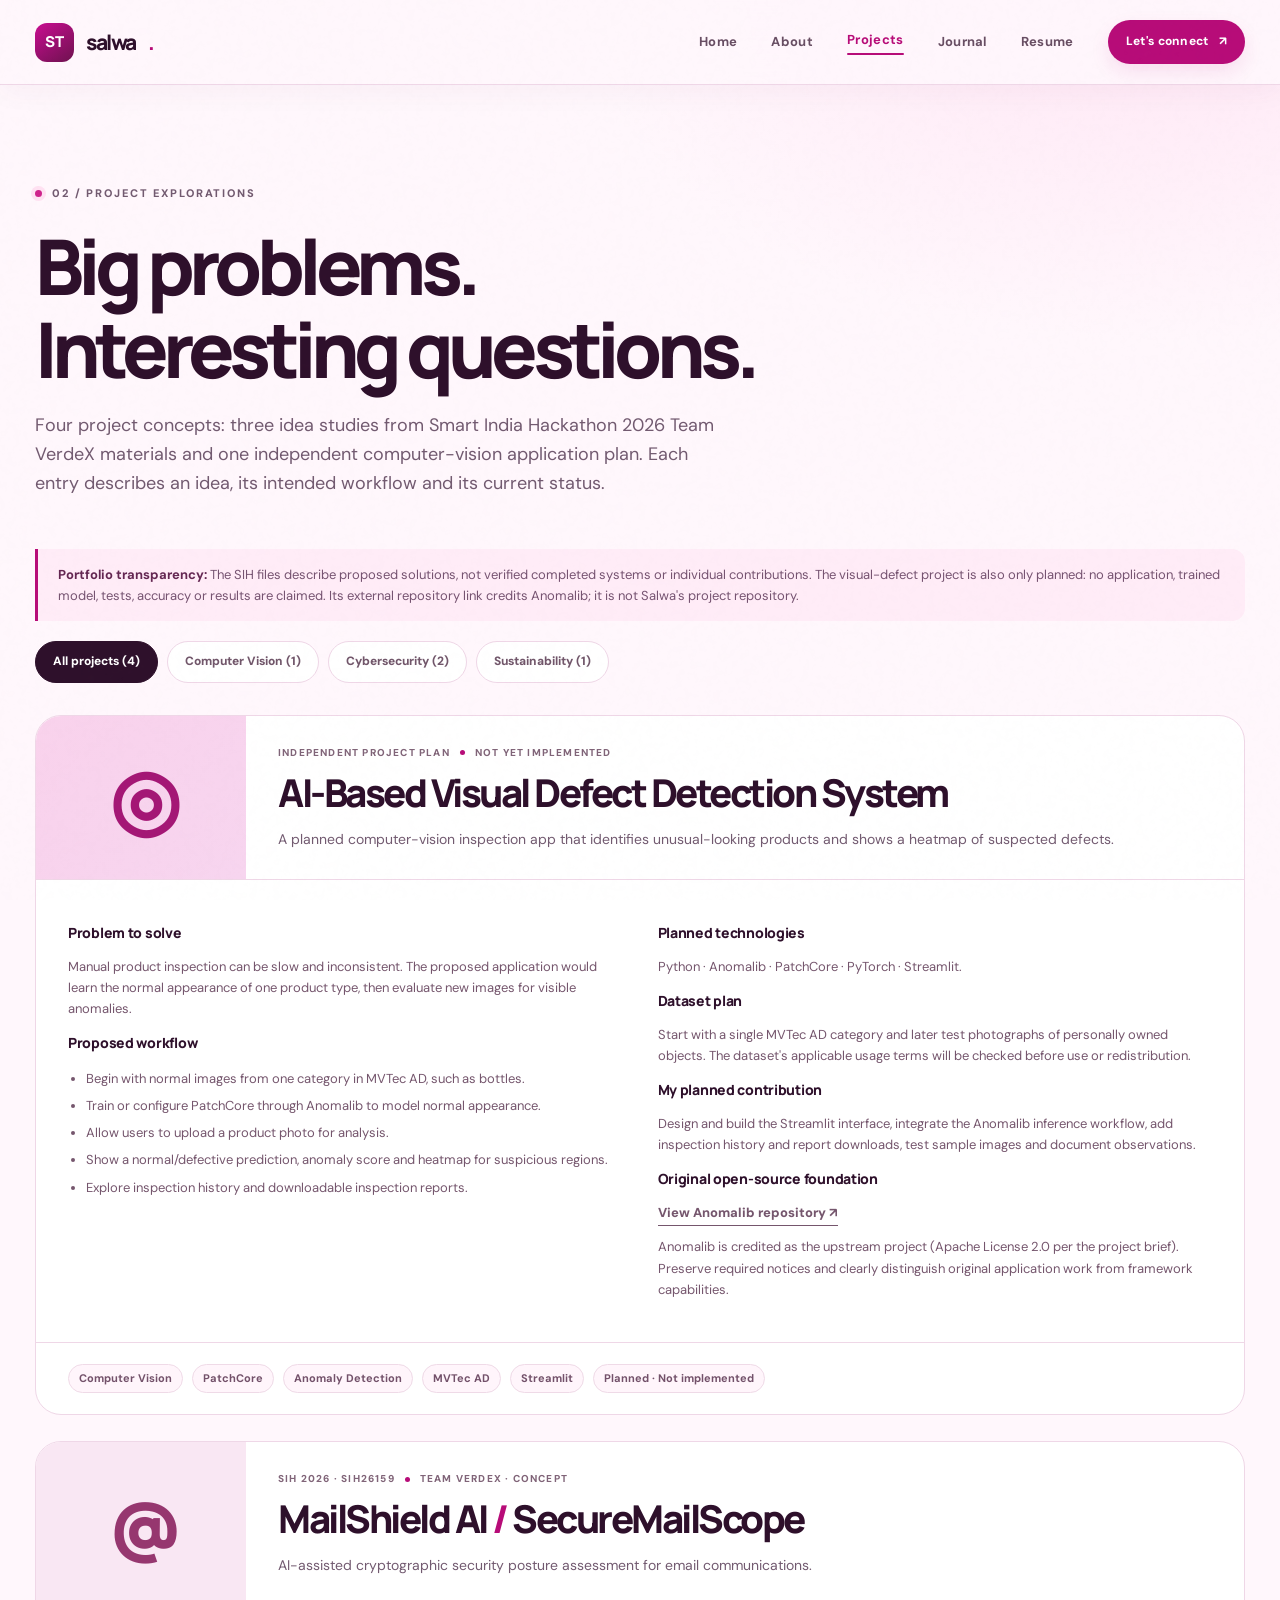
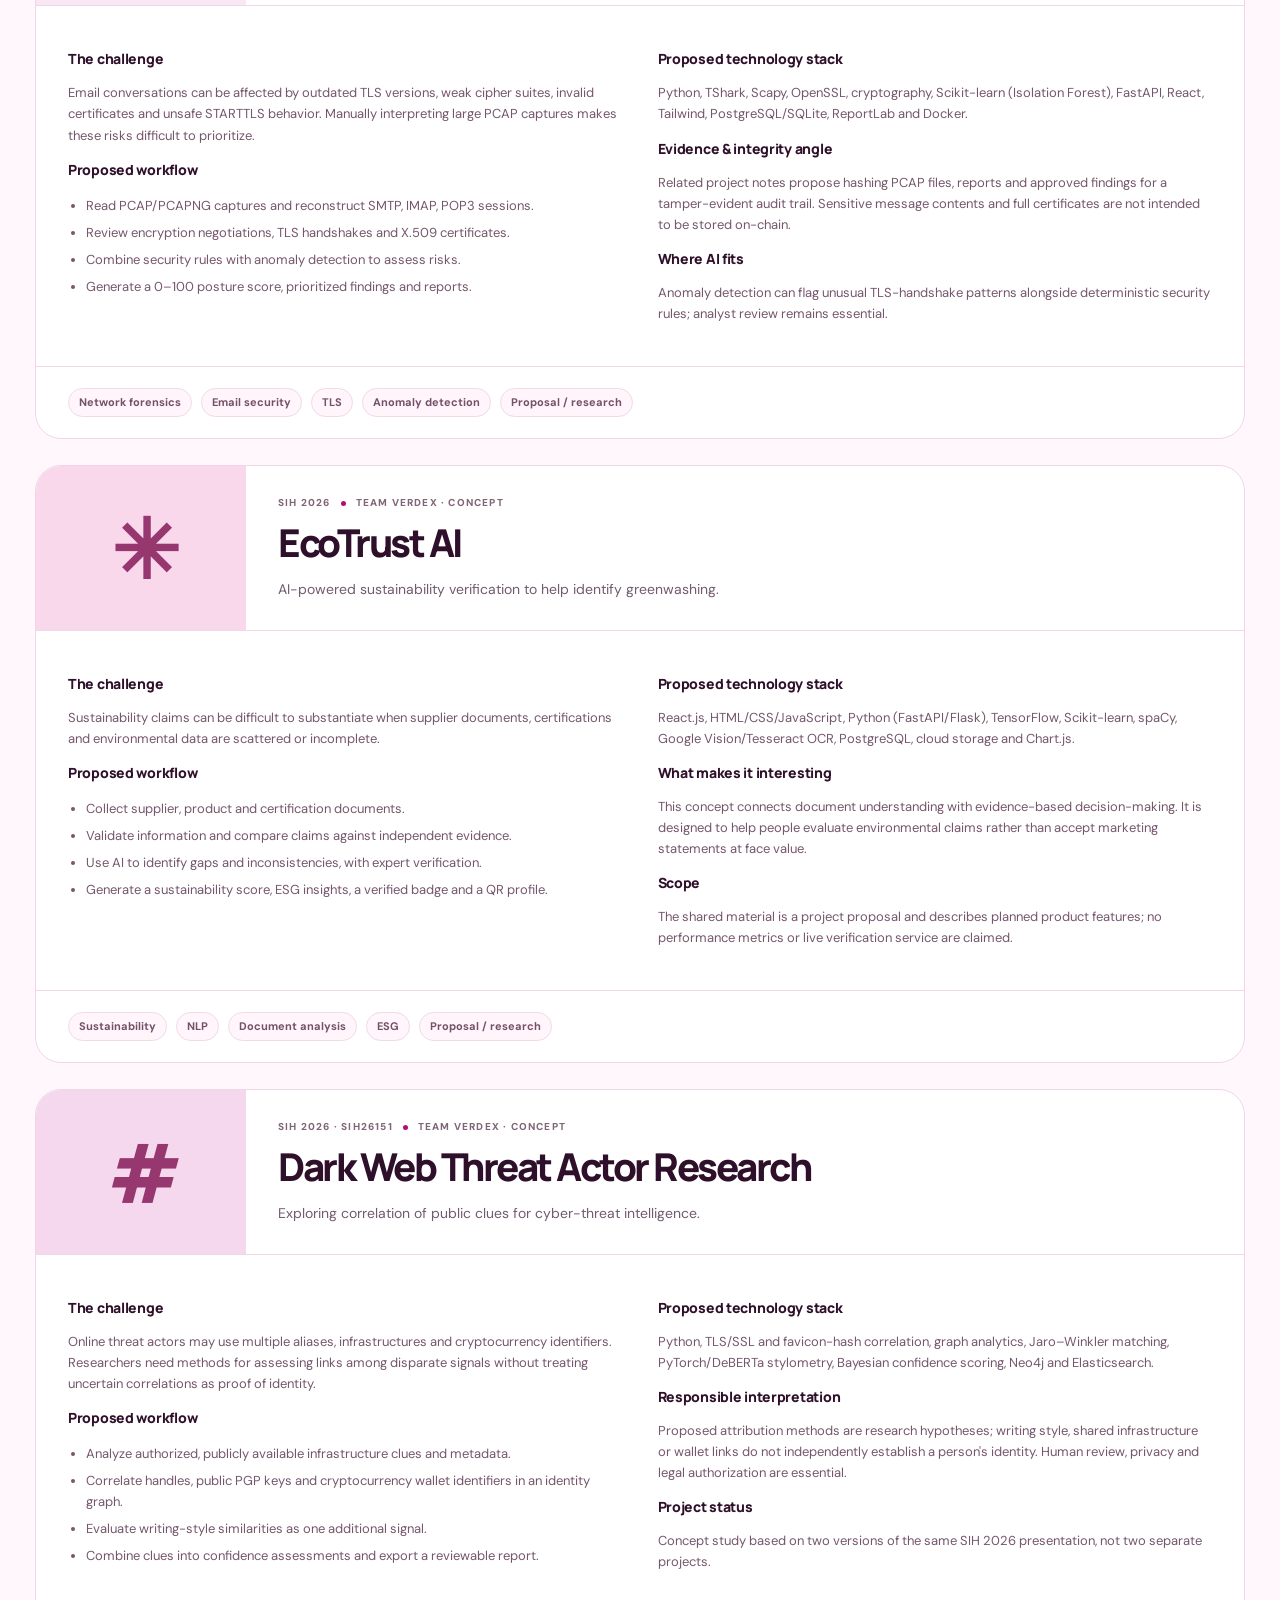
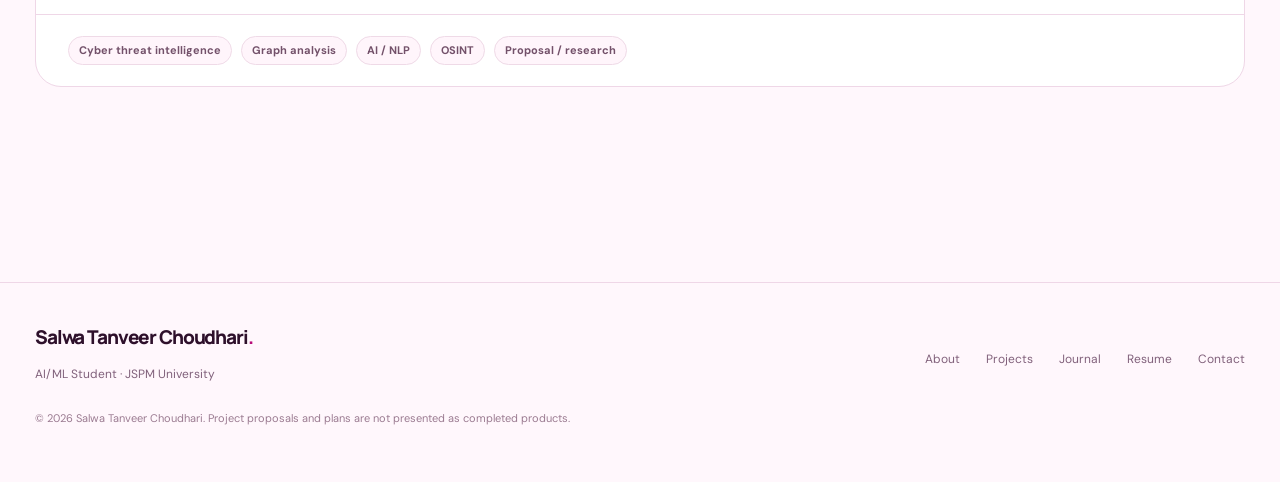
<file: projects.html>
<!doctype html>
<html lang="en"><head><meta charset="utf-8"><meta name="viewport" content="width=device-width,initial-scale=1"><meta name="theme-color" content="#fff7fc"><meta name="description" content="Smart India Hackathon 2026 AI, cybersecurity and sustainability project concept studies."><title>Projects | Salwa Tanveer Choudhari</title><link rel="icon" href="assets/favicon.svg" type="image/svg+xml"><link rel="stylesheet" href="assets/css/style.css"></head>
<body><a class="skip" href="#main">Skip to content</a>
<header class="site-header"><nav class="container navbar" aria-label="Main navigation"><a href="index.html" class="brand" aria-label="Salwa's portfolio home"><span class="brand-mark">ST</span>salwa<span style="color:var(--accent)">.</span></a><button type="button" class="mobile-toggle" aria-label="Toggle navigation" aria-controls="navlinks" aria-expanded="false" data-nav-toggle><span></span><span></span><span></span></button><div class="navlinks" id="navlinks" data-nav><a href="index.html">Home</a><a href="about.html">About</a><a href="projects.html" class="active" aria-current="page">Projects</a><a href="blogs.html">Journal</a><a href="resume.html">Resume</a><a class="nav-cta" href="contact.html">Let's connect <span aria-hidden="true">↗</span></a></div></nav></header>
<main id="main"><div class="container page-intro"><span class="eyebrow">02 / Project explorations</span><h1>Big problems.<br>Interesting questions.</h1><p>Four project concepts: three idea studies from Smart India Hackathon 2026 Team VerdeX materials and one independent computer-vision application plan. Each entry describes an idea, its intended workflow and its current status.</p></div><section class="container section" style="padding-top:16px"><div class="notice"><strong>Portfolio transparency:</strong> The SIH files describe proposed solutions, not verified completed systems or individual contributions. The visual-defect project is also only planned: no application, trained model, tests, accuracy or results are claimed. Its external repository link credits Anomalib; it is not Salwa's project repository.</div><div class="filter-tabs" role="group" aria-label="Filter project concepts"><button type="button" data-filter="all" aria-pressed="true">All projects (4)</button><button type="button" data-filter="Computer Vision" aria-pressed="false">Computer Vision (1)</button><button type="button" data-filter="Cybersecurity" aria-pressed="false">Cybersecurity (2)</button><button type="button" data-filter="Sustainability" aria-pressed="false">Sustainability (1)</button></div><div class="detail-stack">
<article class="case-study reveal" id="visual-defect" data-category="Computer Vision"><div class="case-header"><div class="case-mark vision">◎</div><div class="case-head-text"><div class="meta-row"><span>Independent project plan</span><span class="dot"></span><span>Not yet implemented</span></div><h2>AI-Based Visual Defect Detection System</h2><p>A planned computer-vision inspection app that identifies unusual-looking products and shows a heatmap of suspected defects.</p></div></div><div class="case-body"><div><h3>Problem to solve</h3><p>Manual product inspection can be slow and inconsistent. The proposed application would learn the normal appearance of one product type, then evaluate new images for visible anomalies.</p><h3>Proposed workflow</h3><ul><li>Begin with normal images from one category in MVTec AD, such as bottles.</li><li>Train or configure PatchCore through Anomalib to model normal appearance.</li><li>Allow users to upload a product photo for analysis.</li><li>Show a normal/defective prediction, anomaly score and heatmap for suspicious regions.</li><li>Explore inspection history and downloadable inspection reports.</li></ul></div><div><h3>Planned technologies</h3><p>Python · Anomalib · PatchCore · PyTorch · Streamlit.</p><h3>Dataset plan</h3><p>Start with a single MVTec AD category and later test photographs of personally owned objects. The dataset's applicable usage terms will be checked before use or redistribution.</p><h3>My planned contribution</h3><p>Design and build the Streamlit interface, integrate the Anomalib inference workflow, add inspection history and report downloads, test sample images and document observations.</p><h3>Original open-source foundation</h3><p><a href="https://github.com/open-edge-platform/anomalib" target="_blank" rel="noopener noreferrer" class="text-link">View Anomalib repository ↗</a></p><p class="case-source">Anomalib is credited as the upstream project (Apache License 2.0 per the project brief). Preserve required notices and clearly distinguish original application work from framework capabilities.</p></div></div><div class="case-foot"><span class="tag">Computer Vision</span><span class="tag">PatchCore</span><span class="tag">Anomaly Detection</span><span class="tag">MVTec AD</span><span class="tag">Streamlit</span><span class="tag">Planned · Not implemented</span></div></article>
<article class="case-study reveal" id="mailshield" data-category="Cybersecurity"><div class="case-header"><div class="case-mark">@</div><div class="case-head-text"><div class="meta-row"><span>SIH 2026 · SIH26159</span><span class="dot"></span><span>Team VerdeX · Concept</span></div><h2>MailShield AI <span style="color:var(--accent)">/</span> SecureMailScope</h2><p>AI-assisted cryptographic security posture assessment for email communications.</p></div></div><div class="case-body"><div><h3>The challenge</h3><p>Email conversations can be affected by outdated TLS versions, weak cipher suites, invalid certificates and unsafe STARTTLS behavior. Manually interpreting large PCAP captures makes these risks difficult to prioritize.</p><h3>Proposed workflow</h3><ul><li>Read PCAP/PCAPNG captures and reconstruct SMTP, IMAP, POP3 sessions.</li><li>Review encryption negotiations, TLS handshakes and X.509 certificates.</li><li>Combine security rules with anomaly detection to assess risks.</li><li>Generate a 0–100 posture score, prioritized findings and reports.</li></ul></div><div><h3>Proposed technology stack</h3><p>Python, TShark, Scapy, OpenSSL, cryptography, Scikit-learn (Isolation Forest), FastAPI, React, Tailwind, PostgreSQL/SQLite, ReportLab and Docker.</p><h3>Evidence &amp; integrity angle</h3><p>Related project notes propose hashing PCAP files, reports and approved findings for a tamper-evident audit trail. Sensitive message contents and full certificates are not intended to be stored on-chain.</p><h3>Where AI fits</h3><p>Anomaly detection can flag unusual TLS-handshake patterns alongside deterministic security rules; analyst review remains essential.</p></div></div><div class="case-foot"><span class="tag">Network forensics</span><span class="tag">Email security</span><span class="tag">TLS</span><span class="tag">Anomaly detection</span><span class="tag">Proposal / research</span></div></article>
<article class="case-study reveal" id="ecotrust" data-category="Sustainability"><div class="case-header"><div class="case-mark eco">✳</div><div class="case-head-text"><div class="meta-row"><span>SIH 2026</span><span class="dot"></span><span>Team VerdeX · Concept</span></div><h2>EcoTrust AI</h2><p>AI-powered sustainability verification to help identify greenwashing.</p></div></div><div class="case-body"><div><h3>The challenge</h3><p>Sustainability claims can be difficult to substantiate when supplier documents, certifications and environmental data are scattered or incomplete.</p><h3>Proposed workflow</h3><ul><li>Collect supplier, product and certification documents.</li><li>Validate information and compare claims against independent evidence.</li><li>Use AI to identify gaps and inconsistencies, with expert verification.</li><li>Generate a sustainability score, ESG insights, a verified badge and a QR profile.</li></ul></div><div><h3>Proposed technology stack</h3><p>React.js, HTML/CSS/JavaScript, Python (FastAPI/Flask), TensorFlow, Scikit-learn, spaCy, Google Vision/Tesseract OCR, PostgreSQL, cloud storage and Chart.js.</p><h3>What makes it interesting</h3><p>This concept connects document understanding with evidence-based decision-making. It is designed to help people evaluate environmental claims rather than accept marketing statements at face value.</p><h3>Scope</h3><p>The shared material is a project proposal and describes planned product features; no performance metrics or live verification service are claimed.</p></div></div><div class="case-foot"><span class="tag">Sustainability</span><span class="tag">NLP</span><span class="tag">Document analysis</span><span class="tag">ESG</span><span class="tag">Proposal / research</span></div></article>
<article class="case-study reveal" id="darkweb" data-category="Cybersecurity"><div class="case-header"><div class="case-mark osint">#</div><div class="case-head-text"><div class="meta-row"><span>SIH 2026 · SIH26151</span><span class="dot"></span><span>Team VerdeX · Concept</span></div><h2>Dark Web Threat Actor Research</h2><p>Exploring correlation of public clues for cyber-threat intelligence.</p></div></div><div class="case-body"><div><h3>The challenge</h3><p>Online threat actors may use multiple aliases, infrastructures and cryptocurrency identifiers. Researchers need methods for assessing links among disparate signals without treating uncertain correlations as proof of identity.</p><h3>Proposed workflow</h3><ul><li>Analyze authorized, publicly available infrastructure clues and metadata.</li><li>Correlate handles, public PGP keys and cryptocurrency wallet identifiers in an identity graph.</li><li>Evaluate writing-style similarities as one additional signal.</li><li>Combine clues into confidence assessments and export a reviewable report.</li></ul></div><div><h3>Proposed technology stack</h3><p>Python, TLS/SSL and favicon-hash correlation, graph analytics, Jaro–Winkler matching, PyTorch/DeBERTa stylometry, Bayesian confidence scoring, Neo4j and Elasticsearch.</p><h3>Responsible interpretation</h3><p>Proposed attribution methods are research hypotheses; writing style, shared infrastructure or wallet links do not independently establish a person's identity. Human review, privacy and legal authorization are essential.</p><h3>Project status</h3><p>Concept study based on two versions of the same SIH 2026 presentation, not two separate projects.</p></div></div><div class="case-foot"><span class="tag">Cyber threat intelligence</span><span class="tag">Graph analysis</span><span class="tag">AI / NLP</span><span class="tag">OSINT</span><span class="tag">Proposal / research</span></div></article>
</div></section></main>
<footer class="footer"><div class="container"><div class="foot-row"><div><div class="foot-brand">Salwa Tanveer Choudhari<span style="color:var(--accent)">.</span></div><p>AI/ML Student · JSPM University</p></div><div class="foot-links"><a href="about.html">About</a><a href="projects.html">Projects</a><a href="blogs.html">Journal</a><a href="resume.html">Resume</a><a href="contact.html">Contact</a></div></div><p class="foot-note">© 2026 Salwa Tanveer Choudhari. Project proposals and plans are not presented as completed products.</p></div></footer>
<script src="assets/js/app.js" defer></script></body></html>
</file>
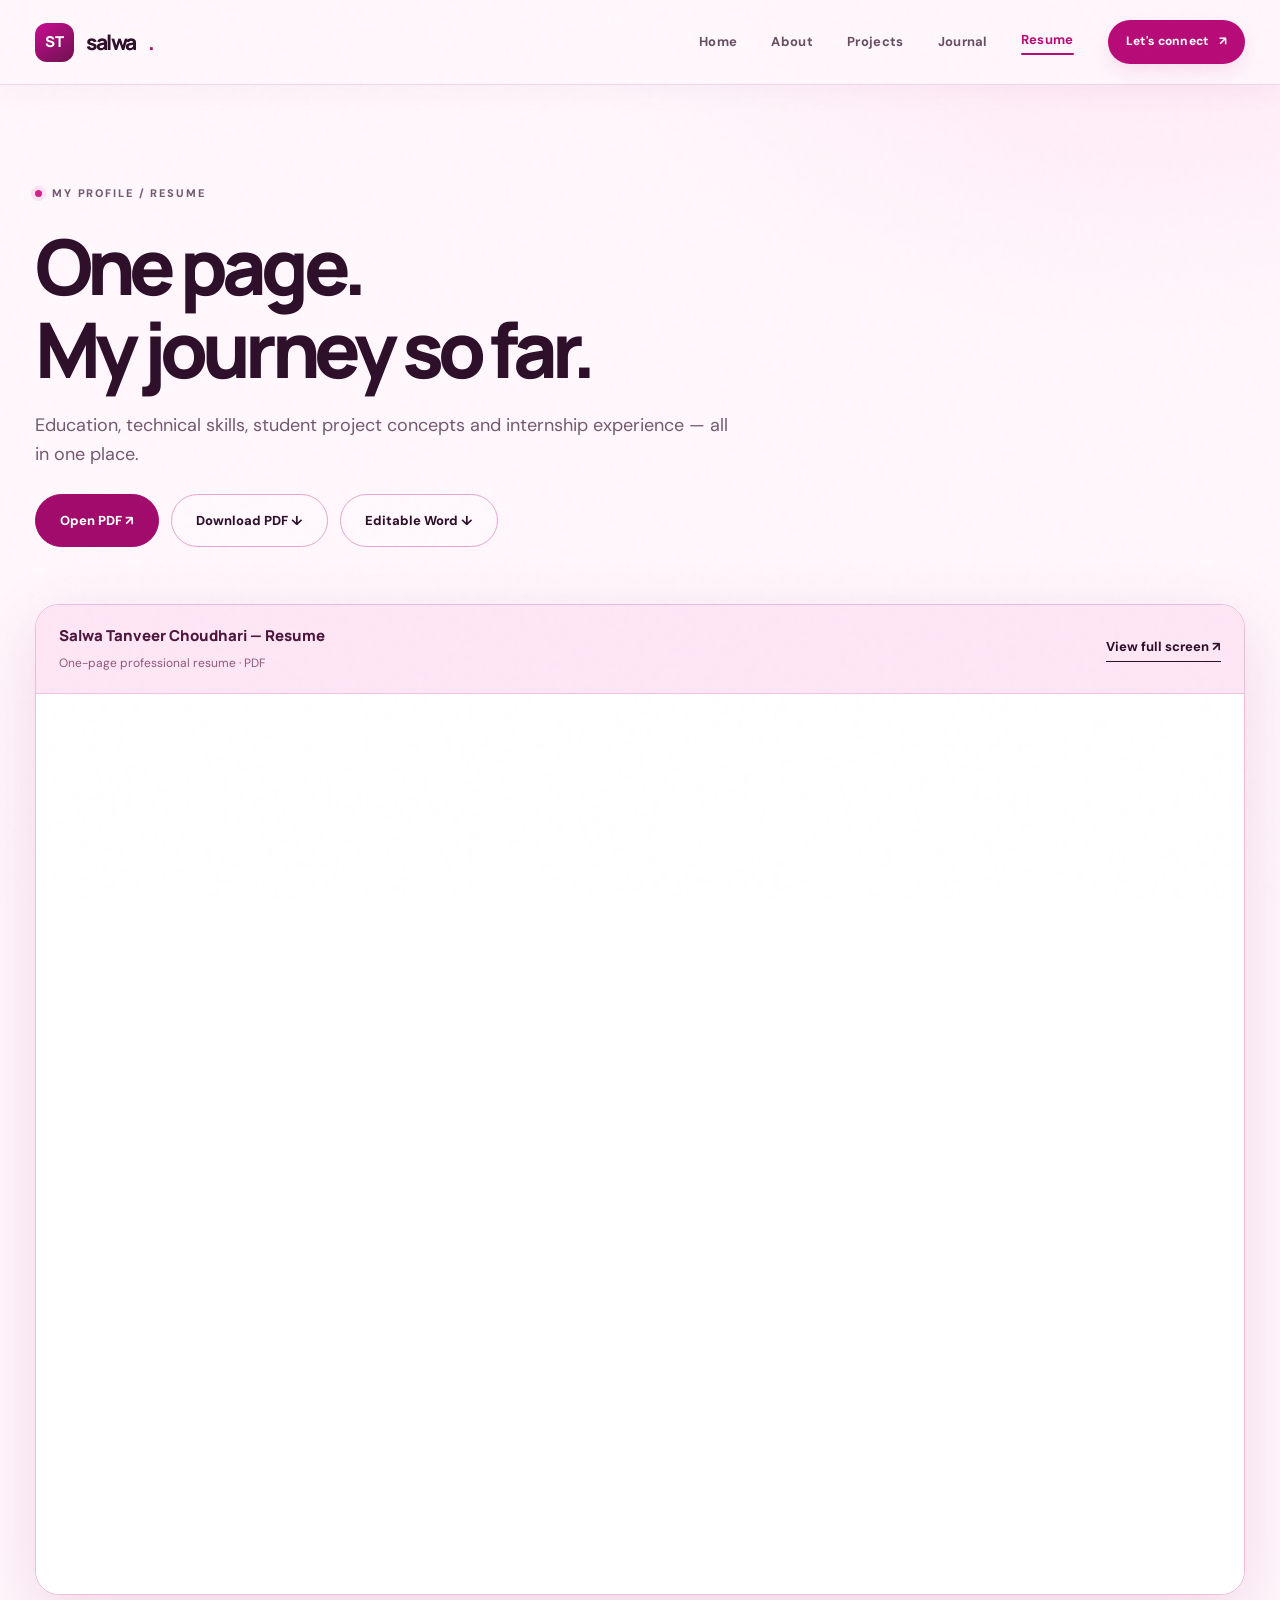
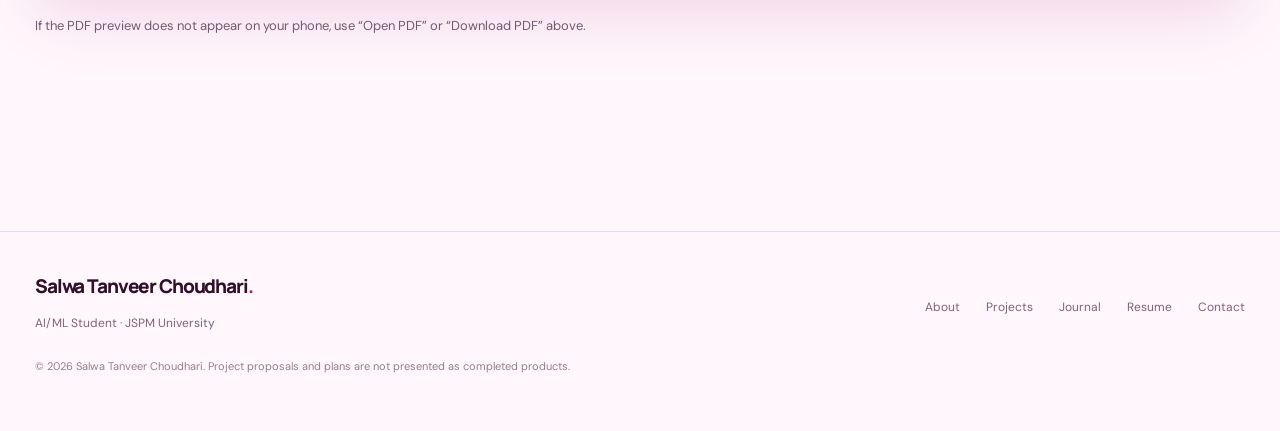
<file: resume.html>
<!doctype html>
<html lang="en"><head><meta charset="utf-8"><meta name="viewport" content="width=device-width,initial-scale=1"><meta name="theme-color" content="#fff7fc"><meta name="description" content="One-page resume for Salwa Tanveer Choudhari, B.Tech AI/ML student at JSPM University."><title>Resume | Salwa Tanveer Choudhari</title><link rel="icon" href="assets/favicon.svg" type="image/svg+xml"><link rel="stylesheet" href="assets/css/style.css"></head>
<body><a class="skip" href="#main">Skip to content</a>
<header class="site-header"><nav class="container navbar" aria-label="Main navigation"><a href="index.html" class="brand" aria-label="Salwa's portfolio home"><span class="brand-mark">ST</span>salwa<span style="color:var(--accent)">.</span></a><button type="button" class="mobile-toggle" aria-label="Toggle navigation" aria-controls="navlinks" aria-expanded="false" data-nav-toggle><span></span><span></span><span></span></button><div class="navlinks" id="navlinks" data-nav><a href="index.html">Home</a><a href="about.html">About</a><a href="projects.html">Projects</a><a href="blogs.html">Journal</a><a href="resume.html" class="active" aria-current="page">Resume</a><a class="nav-cta" href="contact.html">Let's connect <span aria-hidden="true">↗</span></a></div></nav></header>

<main id="main">
  <div class="container page-intro"><span class="eyebrow">My profile / Resume</span><h1>One page.<br>My journey so far.</h1><p>Education, technical skills, student project concepts and internship experience — all in one place.</p><div class="resume-actions"><a class="btn" href="assets/resume/Salwa_Tanveer_Choudhari_Resume.pdf" target="_blank" rel="noopener">Open PDF ↗</a><a class="btn btn-ghost" href="assets/resume/Salwa_Tanveer_Choudhari_Resume.pdf" download>Download PDF ↓</a><a class="btn btn-ghost" href="assets/resume/Salwa_Tanveer_Choudhari_Resume.docx" download>Editable Word ↓</a></div></div>
  <section class="container section" style="padding-top:22px"><div class="resume-document reveal"><div class="resume-document-bar"><div><strong>Salwa Tanveer Choudhari — Resume</strong><br><span>One-page professional resume · PDF</span></div><a class="text-link" href="assets/resume/Salwa_Tanveer_Choudhari_Resume.pdf" target="_blank" rel="noopener">View full screen ↗</a></div><iframe src="assets/resume/Salwa_Tanveer_Choudhari_Resume.pdf#toolbar=1" title="Salwa Tanveer Choudhari resume PDF preview" loading="lazy"><p>Your browser may not support embedded PDFs. <a href="assets/resume/Salwa_Tanveer_Choudhari_Resume.pdf">Open the resume PDF</a>.</p></iframe></div><p class="resume-hint">If the PDF preview does not appear on your phone, use “Open PDF” or “Download PDF” above.</p></section>
</main>
<footer class="footer"><div class="container"><div class="foot-row"><div><div class="foot-brand">Salwa Tanveer Choudhari<span style="color:var(--accent)">.</span></div><p>AI/ML Student · JSPM University</p></div><div class="foot-links"><a href="about.html">About</a><a href="projects.html">Projects</a><a href="blogs.html">Journal</a><a href="resume.html">Resume</a><a href="contact.html">Contact</a></div></div><p class="foot-note">© 2026 Salwa Tanveer Choudhari. Project proposals and plans are not presented as completed products.</p></div></footer>
<script src="assets/js/app.js" defer></script></body></html>
</file>
<file: assets/css/style.css>
@import url('https://fonts.googleapis.com/css2?family=DM+Sans:wght@400;500;600;700&family=Manrope:wght@400;500;600;700;800&display=swap');
:root{--paper:#fff7fc;--ink:#2e102b;--ink-soft:#725a70;--line:#efd7e7;--lime:#ffa8de;--lilac:#f9d7ed;--mist:#f9e7f3;--white:#fff;--accent:#b70c78;--radius:18px;--nav-h:84px}
*{box-sizing:border-box}html{scroll-behavior:smooth;scroll-padding-top:100px}body{margin:0;background:var(--paper);color:var(--ink);font-family:'DM Sans',Arial,sans-serif;font-size:16px;line-height:1.62;-webkit-font-smoothing:antialiased}body:before{content:"";position:fixed;inset:0;pointer-events:none;z-index:100;opacity:.14;background-image:url("data:image/svg+xml,%3Csvg viewBox='0 0 180 180' xmlns='http://www.w3.org/2000/svg'%3E%3Cfilter id='n'%3E%3CfeTurbulence type='fractalNoise' baseFrequency='.67' numOctaves='3' stitchTiles='stitch'/%3E%3C/filter%3E%3Crect width='100%25' height='100%25' filter='url(%23n)' opacity='.07'/%3E%3C/svg%3E")}
::selection{background:var(--lime);color:var(--ink)}a{color:inherit;text-decoration:none}button{font:inherit}button,a{ -webkit-tap-highlight-color:transparent}a:focus-visible,button:focus-visible{outline:3px solid var(--accent);outline-offset:4px}img,svg{max-width:100%}.container{width:min(1210px,calc(100% - 64px));margin-inline:auto}.skip{position:absolute;top:-100px;left:15px;background:var(--lime);padding:8px 18px;z-index:1000}.skip:focus{top:10px}
.site-header{position:sticky;top:0;z-index:50;background:rgba(255,247,252,.93);backdrop-filter:blur(18px);border-bottom:1px solid var(--line)}.navbar{height:var(--nav-h);display:flex;align-items:center;justify-content:space-between;gap:18px}.brand{display:flex;align-items:center;gap:12px;font-family:Manrope,sans-serif;font-weight:800;letter-spacing:-.07em;font-size:21px;white-space:nowrap}.brand-mark{display:grid;place-items:center;background:var(--ink);color:var(--lime);width:39px;height:39px;border-radius:12px;font-size:15px;letter-spacing:-.03em}.navlinks{display:flex;align-items:center;gap:34px}.navlinks a{font-size:13px;font-weight:700;letter-spacing:.025em;color:#684e63;transition:color .2s}.navlinks a:hover,.navlinks a.active{color:var(--ink)}.navlinks a.active:after{content:"";display:block;height:2px;background:var(--ink);border-radius:2px;margin-top:3px}.nav-cta{display:inline-flex;align-items:center;gap:10px;background:var(--ink);color:white!important;border-radius:99px;padding:12px 18px;font-size:12px!important;font-weight:800!important}.nav-cta:hover{background:#9a0a6a}.nav-cta:after{display:none!important}.mobile-toggle{display:none;border:1px solid var(--line);background:var(--white);width:42px;height:42px;border-radius:12px;cursor:pointer;align-items:center;justify-content:center;flex-direction:column;gap:5px}.mobile-toggle span{width:19px;height:2px;background:var(--ink)}
.eyebrow{display:inline-flex;align-items:center;gap:10px;text-transform:uppercase;letter-spacing:.17em;font-weight:800;font-size:11px;color:var(--ink-soft)}.eyebrow:before{content:"";width:7px;height:7px;background:#cf238c;border-radius:50%;box-shadow:0 0 0 4px #ffe1f2}.page-intro{padding:94px 0 35px}.page-intro h1,.section-heading h2,.hero h1,.feature-head h2,.callout h2{font-family:Manrope,sans-serif;letter-spacing:-.075em;line-height:1.08}.page-intro h1{font-size:clamp(48px,6vw,82px);margin:20px 0;max-width:900px;font-weight:800}.page-intro p{color:var(--ink-soft);max-width:700px;font-size:18px;margin:0}.hero{padding:94px 0 66px;display:grid;grid-template-columns:1.06fr .94fr;align-items:center;gap:44px;min-height:650px}.hero h1{font-size:clamp(52px,5.7vw,87px);font-weight:800;margin:26px 0 26px}.hero h1 em{font-style:normal;color:var(--accent)}.hero-lead{font-size:18px;line-height:1.75;color:var(--ink-soft);max-width:550px}.hero-actions{display:flex;gap:13px;flex-wrap:wrap;margin:32px 0 43px}.btn{display:inline-flex;justify-content:center;align-items:center;gap:18px;border-radius:999px;padding:15px 24px;background:var(--ink);color:var(--white);font-weight:800;font-size:13px;border:1px solid var(--ink);cursor:pointer;transition:transform .22s,background .22s,box-shadow .22s}.btn:hover{transform:translateY(-3px);box-shadow:0 12px 24px #16212018}.btn-ghost{background:transparent;color:var(--ink);border-color:#e8bdd9}.btn-ghost:hover{background:white}.hero-meta{display:flex;gap:25px;flex-wrap:wrap;color:var(--ink-soft);font-size:13px}.hero-meta strong{color:var(--ink);display:block;font-family:Manrope,sans-serif;font-size:19px;line-height:1.25}.hero-meta span{font-size:12px}
.hero-art{position:relative;isolation:isolate;min-height:520px;border:1px solid #ba6e9f;border-radius:29px;overflow:hidden;background:#f9d0e9;background-image:radial-gradient(circle at 10% 15%,#fff8 0,transparent 50%),radial-gradient(circle at 90% 90%,#d24aa3 0,transparent 46%);box-shadow:0 26px 80px #77084d30}.art-grid{position:absolute;inset:0;opacity:.4;background-size:35px 35px;background-image:linear-gradient(to right,#eb86c052 1px,transparent 1px),linear-gradient(to bottom,#eb86c052 1px,transparent 1px)}.orb{position:absolute;top:50%;left:50%;transform:translate(-50%,-50%);width:360px;height:360px;border:1px solid #f9dff084;border-radius:50%;box-shadow:inset 0 0 0 41px #ffffff24,0 0 0 38px #e5a1ca31}.orb.two{width:245px;height:245px;border:2px dashed #ffe3f28b;animation:spin 38s linear infinite}.orb.three{width:95px;height:95px;background:var(--ink);border:0;box-shadow:0 0 0 16px #fff9,0 0 0 18px #5e184937;border-radius:26px;display:grid;place-items:center;font:800 29px Manrope,sans-serif;color:var(--lime);transform:translate(-50%,-50%) rotate(-10deg)}.art-bubble{position:absolute;background:#fff3fbef;border:1px solid #e2a2cc;box-shadow:0 14px 35px #71144c2c;padding:12px 16px;border-radius:15px;font-size:12px;font-weight:700;display:flex;gap:10px;align-items:center;max-width:220px}.art-bubble b{color:#874377;font-size:10px;text-transform:uppercase;letter-spacing:.09em}.bubble-a{top:18%;left:7%;transform:rotate(-4deg)}.bubble-b{right:4%;top:32%;transform:rotate(5deg)}.bubble-c{bottom:13%;left:12%;transform:rotate(4deg)}.bubble-d{bottom:10%;right:8%;transform:rotate(-5deg)}.node{width:12px;height:12px;flex:none;border-radius:4px;background:#d71399}.node.lime{background:#f178bd}.node.coral{background:#f3a0b7}.art-label{position:absolute;left:24px;top:24px;font-size:11px;font-weight:800;letter-spacing:.16em;text-transform:uppercase}.art-corner{position:absolute;bottom:20px;right:24px;font-family:monospace;font-size:11px;color:#ffdef2;letter-spacing:.08em}.art-spark{position:absolute;color:var(--accent);font-size:46px;line-height:1;animation:float 8s ease-in-out infinite}.spark1{left:21%;top:34%}.spark2{right:18%;bottom:24%;font-size:33px;animation-delay:2s}
.ticker-wrap{background:var(--ink);color:#fff6fc;overflow:hidden;border-radius:17px;margin-bottom:110px}.ticker{display:flex;gap:40px;align-items:center;padding:20px 29px;white-space:nowrap;min-width:max-content}.ticker span{font:700 12px Manrope,sans-serif;letter-spacing:.17em;text-transform:uppercase}.ticker .star{color:var(--lime);font-size:23px}
.section{padding:0 0 110px}.section-heading{display:flex;justify-content:space-between;gap:25px;align-items:end;margin-bottom:35px}.section-heading h2{font-size:clamp(37px,4vw,56px);margin:15px 0 0}.section-heading p{max-width:340px;color:var(--ink-soft);font-size:14px;margin:0 0 5px}.text-link{font-size:13px;font-weight:800;white-space:nowrap;border-bottom:1px solid currentColor;padding-bottom:4px}.project-grid{display:grid;grid-template-columns:repeat(3,minmax(0,1fr));gap:19px}.project-card{background:white;border:1px solid var(--line);border-radius:22px;overflow:hidden;display:flex;flex-direction:column;transition:transform .26s,box-shadow .26s}.project-card:hover{transform:translateY(-6px);box-shadow:0 25px 50px #84146024}.project-visual{height:220px;position:relative;overflow:hidden;display:grid;place-items:center;background:var(--mist)}.project-visual:after{position:absolute;content:'CONCEPT STUDY / 2026';bottom:18px;left:20px;letter-spacing:.12em;font-size:10px;font-weight:800}.visual-mail{background:#f5bedf}.visual-eco{background:#f7d8eb}.visual-osint{background:#edc6ea}.poster-icon{font-size:110px;line-height:1;color:#78235d9c;font-family:Manrope,sans-serif;font-weight:800;letter-spacing:-.2em;transform:rotate(-13deg);opacity:.8;transition:transform .5s}.project-card:hover .poster-icon{transform:rotate(0) scale(1.08)}.poster-graphic{position:absolute;border-radius:50%;width:175px;height:175px;border:1px solid #bc669b77;transform:translate(84px,-42px)}.poster-graphic:after{content:'';position:absolute;border-radius:50%;width:115px;height:115px;border:1px dashed #bc669b77;inset:27px}.project-info{padding:24px 23px 27px;flex:1;display:flex;flex-direction:column}.meta-row{display:flex;align-items:center;gap:10px;flex-wrap:wrap;color:#806478;text-transform:uppercase;font-size:10px;letter-spacing:.12em;font-weight:800}.dot{width:5px;height:5px;border-radius:50%;background:var(--accent)}.project-info h3{font:800 23px/1.23 Manrope,sans-serif;letter-spacing:-.06em;margin:14px 0 12px}.project-info p{font-size:13px;color:#6d5064;margin:0 0 23px;line-height:1.8}.tag-row{display:flex;flex-wrap:wrap;gap:7px;margin-top:auto}.tag{border:1px solid #efdae7;background:#fff5fb;border-radius:99px;color:#73516a;font:700 11px/1.4 'DM Sans',sans-serif;padding:6px 10px}.project-info .card-foot{border-top:1px solid var(--line);padding-top:16px;margin-top:21px;display:flex;justify-content:space-between;align-items:center;font-size:12px;font-weight:800}.card-foot i{font-style:normal;font-size:19px}.label-pill{display:inline-flex;gap:7px;align-items:center;border:1px solid #edb8db;background:#ffe9f6;border-radius:99px;padding:6px 11px;font-weight:800;font-size:11px;color:#8a2263}
.feature{border:1px solid var(--line);border-radius:28px;background:#ffe6f6;display:grid;grid-template-columns:1fr 1fr;overflow:hidden}.feature-copy{padding:56px}.feature-copy h2{font:800 clamp(30px,3.8vw,52px)/1.16 Manrope,sans-serif;letter-spacing:-.07em;margin:16px 0}.feature-copy p{color:#6f4968;max-width:490px}.mini-steps{display:grid;gap:13px;margin-top:25px}.mini-step{display:flex;gap:12px;align-items:center;font-size:13px;font-weight:700}.mini-step span{width:27px;height:27px;display:grid;place-items:center;border:1px solid #d08eb6;border-radius:50%;font-size:11px}.feature-visual{display:grid;align-items:center;justify-content:center;padding:35px;background:#f4bfdc;position:relative}.feature-visual:before{content:"";position:absolute;width:70%;aspect-ratio:1;border:1px solid #ba3b906a;border-radius:50%;box-shadow:0 0 0 30px #ffffff23,0 0 0 60px #ffffff20}.flow-stack{position:relative;z-index:1;display:grid;gap:12px;transform:rotate(-6deg)}.flow-stack span{background:white;border:1px solid #dfa9cf;border-radius:14px;padding:17px 29px;min-width:235px;box-shadow:8px 8px 0 #96126e1e;display:flex;justify-content:space-between;gap:30px;align-items:center;font-weight:800;font-size:12px}.flow-stack b{color:var(--accent);font-size:15px}
.note-grid{display:grid;grid-template-columns:repeat(2,minmax(0,1fr));gap:20px}.note-card{border-top:1px solid #c6a1b9;padding:22px 6px 6px}.note-top{display:flex;justify-content:space-between;gap:10px;color:#7a5a70;font-size:11px;letter-spacing:.1em;text-transform:uppercase;font-weight:800}.note-card h3{font:800 25px/1.27 Manrope,sans-serif;letter-spacing:-.05em;margin:15px 0}.note-card p{font-size:14px;color:var(--ink-soft);max-width:490px}.note-card a{display:inline-block;margin-top:8px;font-size:12px;font-weight:800;border-bottom:1px solid var(--ink)}
.callout{background:var(--ink);color:white;border-radius:27px;padding:61px;display:flex;align-items:center;justify-content:space-between;gap:40px;position:relative;overflow:hidden}.callout:before{content:'✳';color:#ffffff0d;font-size:320px;line-height:1;position:absolute;right:18%;top:-100px}.callout h2{font-size:clamp(31px,4vw,54px);margin:14px 0;position:relative}.callout p{color:#e2bfd8;max-width:530px;position:relative;margin:0}.btn-lime{background:var(--lime);color:var(--ink);border-color:var(--lime);white-space:nowrap;position:relative}
.footer{border-top:1px solid var(--line);padding:39px 0 44px;margin-top:85px}.foot-row{display:flex;justify-content:space-between;align-items:center;gap:20px}.foot-brand{font-family:Manrope,sans-serif;font-size:19px;font-weight:800;letter-spacing:-.06em}.foot-row p,.foot-row a{font-size:12px;color:#81617b}.foot-links{display:flex;gap:26px;flex-wrap:wrap}.foot-note{font-size:11px;color:#9b7b91;margin-top:13px}
.info-grid{display:grid;grid-template-columns:1.2fr .8fr;gap:21px}.panel{border:1px solid var(--line);background:white;border-radius:22px;padding:32px}.panel.tint{background:var(--lilac)}.panel h2,.panel h3{font:800 22px/1.2 Manrope,sans-serif;letter-spacing:-.05em;margin:5px 0 17px}.panel p{color:var(--ink-soft);font-size:15px}.info-lines{display:grid;gap:0;margin-top:20px}.info-line{border-top:1px solid var(--line);padding:17px 0;display:grid;grid-template-columns:135px 1fr;gap:16px;font-size:13px}.info-line b{color:#866a80;font-weight:700}.info-line span{font-weight:700}.timeline{position:relative;padding-left:28px;margin:30px 0 0;border-left:1px solid #deafcb}.timeline-item{position:relative;padding:0 0 30px 16px}.timeline-item:before{content:"";position:absolute;left:-35px;top:6px;width:11px;height:11px;border-radius:50%;background:var(--accent);box-shadow:0 0 0 6px var(--paper)}.timeline-item b{font:800 17px Manrope,sans-serif;letter-spacing:-.04em}.timeline-item div{font-size:13px;color:var(--ink-soft)}.timeline-item small{font-weight:800;font-size:11px;letter-spacing:.08em;color:var(--accent)}
.skills-layout{display:grid;grid-template-columns:repeat(2,1fr);gap:20px}.skill-tile{border:1px solid var(--line);background:white;border-radius:20px;padding:32px}.skill-tile .skill-count{font:800 12px Manrope,sans-serif;color:var(--accent)}.skill-tile h3{font:800 21px Manrope,sans-serif;letter-spacing:-.05em}.skill-tags{display:flex;gap:10px;flex-wrap:wrap;margin-top:23px}.skill-tags span{background:#fff0f9;border-radius:10px;padding:12px 15px;font-size:13px;font-weight:800}.notice{border-left:3px solid var(--accent);padding:15px 20px;background:#ffecf7;border-radius:0 13px 13px 0;font-size:13px;color:#765371}.notice strong{color:#642752}
.filter-tabs{display:flex;gap:9px;margin:20px 0 32px;flex-wrap:wrap}.filter-tabs button{border:1px solid var(--line);color:#71566a;padding:10px 17px;background:white;border-radius:999px;cursor:pointer;font-weight:800;font-size:12px}.filter-tabs button[aria-pressed="true"]{background:var(--ink);color:white;border-color:var(--ink)}.detail-stack{display:grid;gap:26px}.case-study{border:1px solid var(--line);background:white;border-radius:26px;overflow:hidden;scroll-margin-top:110px}.case-header{display:grid;grid-template-columns:210px 1fr}.case-mark{display:grid;place-items:center;background:var(--mist);font:800 82px Manrope,sans-serif;letter-spacing:-.1em;color:#9a2673}.case-mark.eco{background:#f9d8ec}.case-mark.osint{background:#f5d7ee}.case-head-text{padding:29px 32px}.case-head-text h2{font:800 clamp(25px,3vw,39px)/1.16 Manrope,sans-serif;letter-spacing:-.065em;margin:10px 0 12px}.case-head-text p{font-size:14px;color:var(--ink-soft);margin:0}.case-body{padding:29px 32px;border-top:1px solid var(--line);display:grid;grid-template-columns:1fr 1fr;gap:35px}.case-body h3{font:800 14px Manrope,sans-serif;letter-spacing:-.02em}.case-body p,.case-body li{font-size:13px;color:#75566d}.case-body ul{padding-left:18px}.case-body li{margin-bottom:6px}.case-foot{border-top:1px solid var(--line);padding:21px 32px;display:flex;gap:9px;flex-wrap:wrap}.case-source{font-size:11px;color:#97778d;margin-top:11px}.micro-label{font-size:11px;letter-spacing:.12em;text-transform:uppercase;font-weight:800;color:#84667b}
.journal-grid{display:grid;grid-template-columns:1fr 1fr;gap:24px}.journal-article{border:1px solid var(--line);border-radius:23px;background:white;overflow:hidden}.journal-art{height:190px;background:#f9e4f1;position:relative;display:grid;place-items:center;font:800 90px Manrope,sans-serif;color:#d8a4c4;letter-spacing:-.13em}.journal-art.purple{background:#f5d6eb;color:#d88cbd}.journal-copy{padding:29px}.journal-copy .micro-label{font-size:10px}.journal-copy h2{font:800 25px/1.22 Manrope,sans-serif;letter-spacing:-.055em;margin:14px 0}.journal-copy p{font-size:14px;line-height:1.83;color:var(--ink-soft)}
.connect-grid{display:grid;grid-template-columns:1.2fr .8fr;gap:20px}.contact-card{background:var(--ink);color:white;border-radius:24px;padding:42px}.contact-card h2{font:800 36px/1.18 Manrope,sans-serif;letter-spacing:-.07em;margin:15px 0}.contact-card p{color:#e5c3d9;font-size:14px}.contact-email{display:block;overflow-wrap:anywhere;font:800 clamp(22px,3vw,35px) Manrope,sans-serif;letter-spacing:-.06em;margin:30px 0}.contact-card .btn-lime{margin-top:15px}.link-stack{display:grid;gap:13px}.link-box{border:1px solid var(--line);background:white;padding:20px;border-radius:15px;display:flex;justify-content:space-between;align-items:center;gap:14px}.link-box strong{display:block;font:800 14px Manrope,sans-serif}.link-box small{color:var(--ink-soft);display:block;font-size:12px;margin-top:4px}.link-box span{font-size:10px;border-radius:99px;padding:6px 10px;background:#fff0f8;color:#7b536e;font-weight:800;white-space:nowrap}
.reveal{opacity:0;transform:translateY(18px);transition:opacity .65s ease,transform .65s ease}.reveal.visible{opacity:1;transform:none}[hidden]{display:none!important}@keyframes spin{to{transform:translate(-50%,-50%) rotate(360deg)}}@keyframes float{50%{transform:translateY(-12px) rotate(12deg)}}
@media(max-width:1050px){.navlinks{gap:19px}.hero{gap:25px}.hero h1{font-size:60px}.project-grid{grid-template-columns:repeat(2,minmax(0,1fr))}.project-card:last-child:nth-child(odd){grid-column:span 2}.project-card:last-child:nth-child(odd) .project-visual{height:180px}.hero-art{min-height:460px}.bubble-b{right:3%}.bubble-c{bottom:9%}}
@media(max-width:760px){:root{--nav-h:72px}.container{width:min(100% - 36px,1210px)}.navlinks{display:none;position:absolute;left:0;right:0;top:calc(var(--nav-h) - 1px);padding:20px;background:var(--paper);border-bottom:1px solid var(--line);box-shadow:0 16px 25px #00000010;flex-direction:column;align-items:stretch;gap:0}.navlinks.open{display:flex}.navlinks a{padding:13px}.navlinks .nav-cta{margin-top:12px;justify-content:center}.mobile-toggle{display:flex}.hero{padding:56px 0 40px;display:flex;flex-direction:column;align-items:stretch;gap:27px}.hero h1{font-size:clamp(46px,11vw,72px)}.hero-lead{font-size:16px}.hero-meta{gap:20px}.hero-art{min-height:390px}.orb{width:290px;height:290px}.orb.two{width:210px;height:210px}.orb.three{width:82px;height:82px}.bubble-a{left:4%;top:12%}.bubble-b{top:28%;right:4%}.bubble-c{bottom:18%;left:5%}.bubble-d{bottom:8%;right:4%}.ticker-wrap{margin-bottom:75px}.ticker{gap:20px;padding:16px}.section{padding-bottom:73px}.section-heading{display:block}.section-heading h2{font-size:38px}.section-heading p{margin-top:14px}.project-grid,.note-grid,.skills-layout,.journal-grid,.connect-grid,.info-grid{grid-template-columns:1fr}.project-card:last-child:nth-child(odd){grid-column:auto}.project-card:last-child:nth-child(odd) .project-visual{height:220px}.feature{grid-template-columns:1fr}.feature-copy{padding:32px 28px}.feature-visual{min-height:280px}.callout{padding:34px;display:block}.callout .btn{margin-top:26px}.page-intro{padding:67px 0 28px}.page-intro h1{font-size:50px}.page-intro p{font-size:16px}.case-header{grid-template-columns:1fr}.case-mark{min-height:150px}.case-head-text,.case-body{padding:25px}.case-body{grid-template-columns:1fr;gap:14px}.case-foot{padding:21px 25px}.foot-row{align-items:flex-start;flex-direction:column}.footer{margin-top:40px}.contact-card{padding:33px}.section-heading .text-link{display:inline-block;margin-top:15px}}
@media(max-width:420px){.container{width:calc(100% - 30px)}.brand{font-size:18px}.brand-mark{width:35px;height:35px}.hero h1{font-size:46px}.hero-art{min-height:350px}.orb{width:250px;height:250px}.orb.two{width:180px;height:180px}.art-bubble{font-size:10px;padding:9px 11px;max-width:150px}.bubble-d{right:2%;bottom:5%}.hero-meta{display:grid;grid-template-columns:1fr 1fr}.flow-stack span{min-width:210px}.info-line{grid-template-columns:1fr;gap:2px}.page-intro h1{font-size:43px}}
@media(prefers-reduced-motion:reduce){html{scroll-behavior:auto}.orb.two,.art-spark{animation:none}.reveal{opacity:1;transform:none;transition:none}.project-card,.btn,.poster-icon{transition:none}}

/* Visual-inspection project: a conceptual side-by-side image/anomaly illustration. */
.visual-vision{background:linear-gradient(138deg,#f8c6e4,#f2d1f1 62%,#f5d8ee);position:relative}
.visual-vision:after{content:'PROJECT PLAN / NOT IMPLEMENTED'}
.visual-inspection{display:flex;justify-content:center;align-items:center;gap:12px;transform:rotate(-4deg);padding:4px 8px 16px;max-width:100%}
.inspection-frame{position:relative;width:114px;height:138px;background:#fff3fa;border:2px solid #d69cbc;border-radius:13px;box-shadow:0 9px 17px #88436930;display:flex;align-items:center;justify-content:center;overflow:hidden}
.inspection-frame>span{position:absolute;z-index:3;top:8px;left:9px;font:800 8px/1.1 Manrope,sans-serif;letter-spacing:.08em;color:#8a3f71}
.bottle-shape{width:47px;height:81px;margin-top:13px;background:linear-gradient(115deg,#d997c3,#b45b92 75%,#cd82b0);border:3px solid #8d3b70;border-radius:9px 9px 13px 13px;position:relative;box-shadow:inset 5px 0 0 #ffe7f479}
.bottle-shape:before{content:'';position:absolute;left:12px;top:-18px;width:15px;height:17px;background:#b55e92;border:3px solid #8d3b70;border-radius:3px 3px 0 0}
.inspection-frame.heat{background:linear-gradient(140deg,#fff6fb,#f8e1ef)}
.inspection-frame.heat .bottle-shape{filter:saturate(.55)}
.heat-spot{position:absolute;width:68px;height:71px;bottom:21px;right:11px;background:radial-gradient(ellipse,#fa3b4eb0 0%,#ffba40bc 35%,#ffe8797a 56%,transparent 76%);mix-blend-mode:multiply;transform:rotate(12deg)}
.inspection-arrow{font-size:26px;font-weight:800;color:#a94a82}
.visual-disclaimer{position:absolute;z-index:2;right:17px;top:13px;font:800 9px Manrope,sans-serif;color:#8d3e6f;letter-spacing:.03em}
.case-mark.vision{background:linear-gradient(135deg,#f9d2ec,#f7d5ef);color:#9a3979}
@media(max-width:420px){.inspection-frame{width:100px;height:126px}.visual-inspection{gap:8px}.inspection-arrow{font-size:21px}}

/* 2026 magenta edition — vivid, elegant, and readable. */
body{background:radial-gradient(ellipse 65% 500px at 90% 0,#ffe7f5 0%,transparent 68%),var(--paper)}
.site-header{box-shadow:0 8px 28px #6c16410a}
.brand-mark{background:linear-gradient(145deg,#c90d91,#6e124f);color:#fff}
.navlinks a.active{color:var(--accent)}.navlinks a.active:after{background:var(--accent)}
.nav-cta{background:var(--accent);box-shadow:0 8px 19px #b70c781a}
.nav-cta:hover{background:#8e095e}
.hero h1 em{background:linear-gradient(105deg,#ab086f,#ee47a9);background-clip:text;-webkit-background-clip:text;color:transparent}
.hero-art{background:radial-gradient(circle at 78% 18%,#df4dac85,transparent 45%),radial-gradient(circle at 14% 80%,#b725869c,transparent 52%),linear-gradient(135deg,#39092f,#761050 66%,#a71977);border-color:#b63d91;box-shadow:0 25px 75px #8612523b}
.art-grid{opacity:.25;background-image:linear-gradient(to right,#ffc9eb49 1px,transparent 1px),linear-gradient(to bottom,#ffc9eb49 1px,transparent 1px)}
.art-label,.art-corner{color:#ffe6f6}.art-corner{opacity:.8}
.orb{border-color:#ffc3e17c;box-shadow:inset 0 0 0 41px #ffa5da14,0 0 0 38px #ea80c124}
.orb.two{border-color:#ffc9e5ac}.orb.three{color:#ac0a72;background:#ffe6f4;box-shadow:0 0 0 16px #ffffff29,0 0 0 18px #ffbce054}
.art-bubble{background:#fff6fcf4;border-color:#f8cae6;box-shadow:0 15px 38px #3208244d}
.art-spark{color:#ffb0e3}.node{background:#bb087f}.node.lime{background:#f16db8}.node.coral{background:#e2449b}
.ticker-wrap{background:linear-gradient(105deg,#350d2d,#8d145f)}
.btn:not(.btn-ghost):not(.btn-lime){background:#a10b6c;border-color:#a10b6c;color:white}
.btn:not(.btn-ghost):not(.btn-lime):hover{background:#7b0953}
.btn-lime{background:#ffa8de;border-color:#ffa8de;color:#38102e}.btn-lime:hover{background:#ffcaea;border-color:#ffcaea}
.feature{background:#ffecf8}.feature-visual{background:linear-gradient(155deg,#f4bee0,#e8a9db)}
.visual-mail{background:linear-gradient(145deg,#f9c3e2,#f8dbef)}.visual-eco{background:linear-gradient(145deg,#f9d6ee,#f2c0e0)}.visual-osint{background:linear-gradient(145deg,#ecd2f5,#f9cae5)}
.project-visual{color:#4c103b}.project-card:hover{box-shadow:0 20px 48px #ad337320}
.callout,.contact-card{background:radial-gradient(ellipse at 100% 0%,#b6248380,transparent 45%),linear-gradient(110deg,#2f0b2a,#670c4d)}
.label-pill{color:#78235b}.panel.tint{background:linear-gradient(135deg,#f9d7ed,#f5c5e4)}
.panel.tint [style*="border-top"]{border-top-color:#df9ac4!important}
.note-card{border-top-color:#cf8ab3}
.link-box span{background:#fde6f4;color:#8a2a68}
.link-box a{display:inline-flex;align-items:center;justify-content:center;border-radius:99px;background:var(--accent);color:white;font-size:11px;font-weight:800;padding:10px 16px;white-space:nowrap;transition:transform .2s,background .2s}
.link-box a:hover{background:#8b075e;transform:translateY(-2px)}
.foot-links a:hover,.text-link:hover{color:var(--accent)}
.case-mark{color:#96376f}.case-mark.vision{color:#a41775}
.visual-inspection{filter:saturate(1.1)}.bottle-shape{box-shadow:inset 5px 0 0 #ffdeef79}
/* Standout résumé card on the homepage and About page. */
.resume-teaser{position:relative;display:grid;grid-template-columns:1fr minmax(200px,.55fr);gap:45px;align-items:center;padding:44px 54px;background:linear-gradient(125deg,#fff0f9 0%,#f7cbe7 58%,#eca5d4 100%);border:1px solid #ebbbda;border-radius:29px;overflow:hidden}
.resume-teaser:after{content:'✳';position:absolute;font-size:290px;line-height:1;color:#ffffff4d;right:-25px;bottom:-115px;pointer-events:none}
.resume-teaser h2{font:800 clamp(31px,4vw,52px)/1.15 Manrope,sans-serif;letter-spacing:-.07em;margin:13px 0 17px;color:var(--ink)}
.resume-teaser p{font-size:15px;max-width:580px;color:#67455f}
.resume-teaser .eyebrow{color:#9b146b}
.resume-actions{display:flex;align-items:center;gap:12px;flex-wrap:wrap;margin-top:25px}
.resume-actions .btn-ghost{background:#fff8fc;border-color:#e6a5d0}
.resume-art{position:relative;z-index:1;display:flex;justify-content:center;align-items:center;transform:rotate(6deg)}
.resume-sheet{width:205px;min-height:250px;background:#fffafd;border-radius:12px;border:1px solid #f0bddc;box-shadow:0 22px 44px #85305f3c;padding:23px 19px;display:flex;flex-direction:column;gap:11px}
.resume-sheet .sheet-name{font:800 14px Manrope,sans-serif;color:#4c1840;letter-spacing:-.045em}
.resume-sheet .sheet-sub{font-size:9px;color:#9c5480;margin-top:-8px}
.resume-sheet .sheet-divider{height:3px;width:100%;background:#c51986;border-radius:5px}
.resume-sheet .sheet-label{font:800 8px Manrope,sans-serif;color:#a61773;letter-spacing:.13em;margin-top:5px}
.resume-sheet .sheet-bar{height:5px;border-radius:4px;background:#f0c4df}.resume-sheet .sheet-bar.short{width:67%}.resume-sheet .sheet-bar.mid{width:83%}
/* Document page, with built-in browser preview & direct fallback buttons. */
.resume-document{border-radius:24px;border:1px solid #edbbdc;background:white;overflow:hidden;box-shadow:0 20px 65px #9c186225}
.resume-document-bar{display:flex;justify-content:space-between;gap:18px;align-items:center;padding:18px 23px;background:#ffe6f5;border-bottom:1px solid #f0c4df;flex-wrap:wrap}
.resume-document-bar strong{font:800 15px Manrope,sans-serif;color:#4c173d}
.resume-document-bar span{font-size:12px;color:#8c597a}
.resume-document iframe{width:100%;height:900px;display:block;border:0;background:#fff}
.resume-hint{font-size:13px;color:var(--ink-soft);margin:20px 0 0}
@media(max-width:760px){.resume-teaser{grid-template-columns:1fr;gap:28px;padding:34px 28px}.resume-art{justify-content:flex-start;padding-left:25px}.resume-sheet{transform:scale(.85);transform-origin:left center}.resume-document iframe{height:570px}.navlinks{max-height:calc(100dvh - var(--nav-h));overflow:auto}}
@media(max-width:420px){.resume-actions .btn{width:100%}.resume-document iframe{height:490px}.link-box{align-items:flex-start;flex-wrap:wrap}}
</file>
